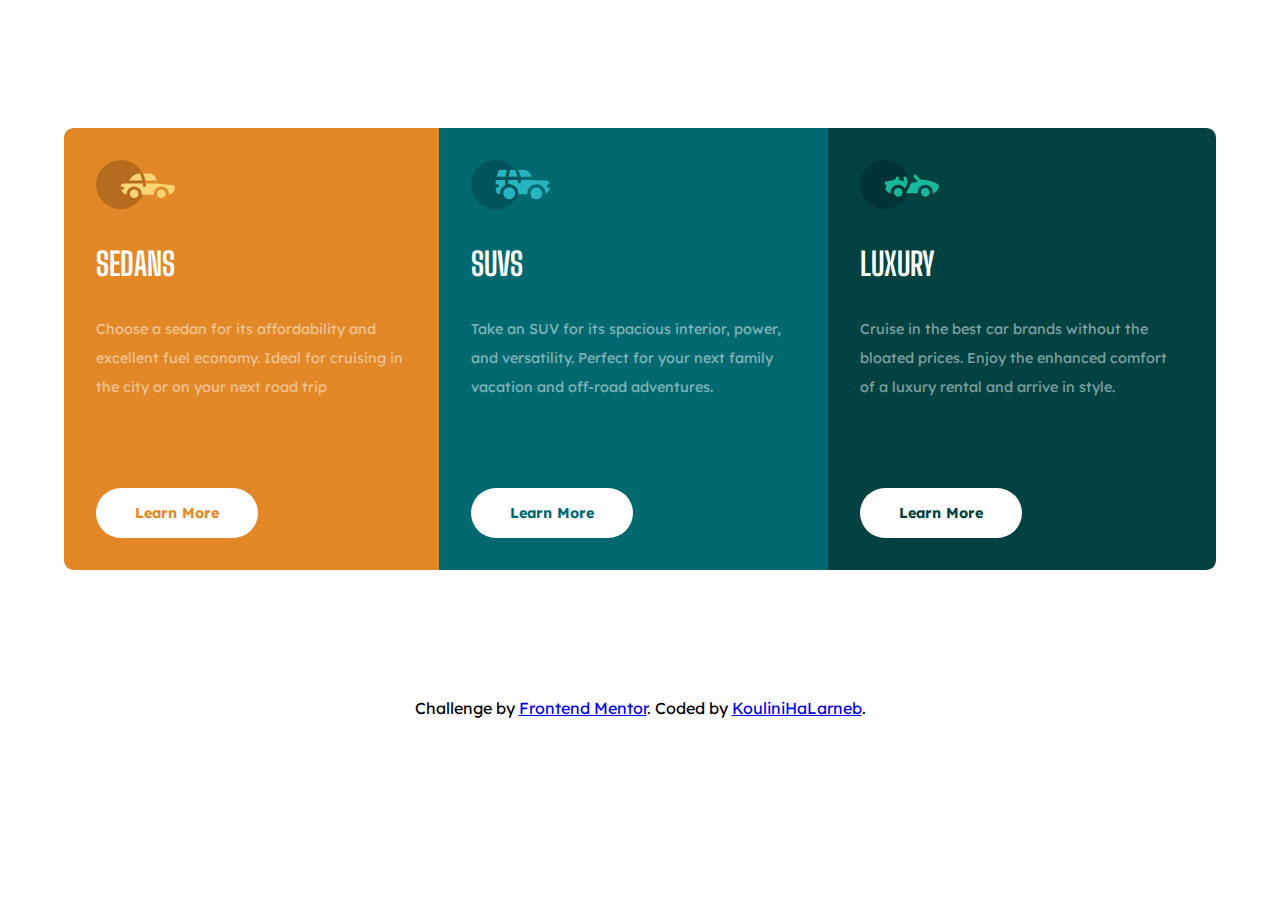
<file: column-preview-card-component-main/index.html>
<!DOCTYPE html>
<html lang="en">
<head>
  <meta charset="UTF-8">
  <link rel="stylesheet" href="style.css">
  <meta name="viewport" content="width=device-width, initial-scale=1.0"> <!-- displays site properly based on user's device -->
  <link href="https://fonts.googleapis.com/css2?family=Big+Shoulders+Display:wght@700&family=Lexend+Deca&display=swap" rel="stylesheet">
  <link rel="icon" type="image/png" sizes="32x32" href="./images/favicon-32x32.png">  
  <title>Frontend Mentor | 3-column preview card component</title>
</head>
<body>
  <div class="main">
    <div class="f">
      <img src="images/icon-sedans.svg">
      <h1>SEDANS</h1>
      <p>Choose a sedan for its affordability and excellent fuel economy. Ideal for cruising in the city 
        or on your next road trip</p>
      <button>Learn More</button>
    </div>
    <div class="s">
      <img src="images/icon-suvs.svg">
      <h1>SUVS</h1>
      <p>Take an SUV for its spacious interior, power, and versatility. Perfect for your next family vacation 
        and off-road adventures.</p>
      <button>Learn More</button>
    </div>
    <div class="t">
      <img src="images/icon-luxury.svg">
      <h1>LUXURY</h1>
      <p>Cruise in the best car brands without the bloated prices. Enjoy the enhanced comfort of a luxury 
      rental and arrive in style.</p>
      <button>Learn More</button>  
      </div>
  </div>
  <div class="attribution">
    Challenge by <a href="https://www.frontendmentor.io?ref=challenge" target="_blank">Frontend Mentor</a>. 
    Coded by <a href="#">KouliniHaLarneb</a>.
  </div>
</body>
</html>
</file>
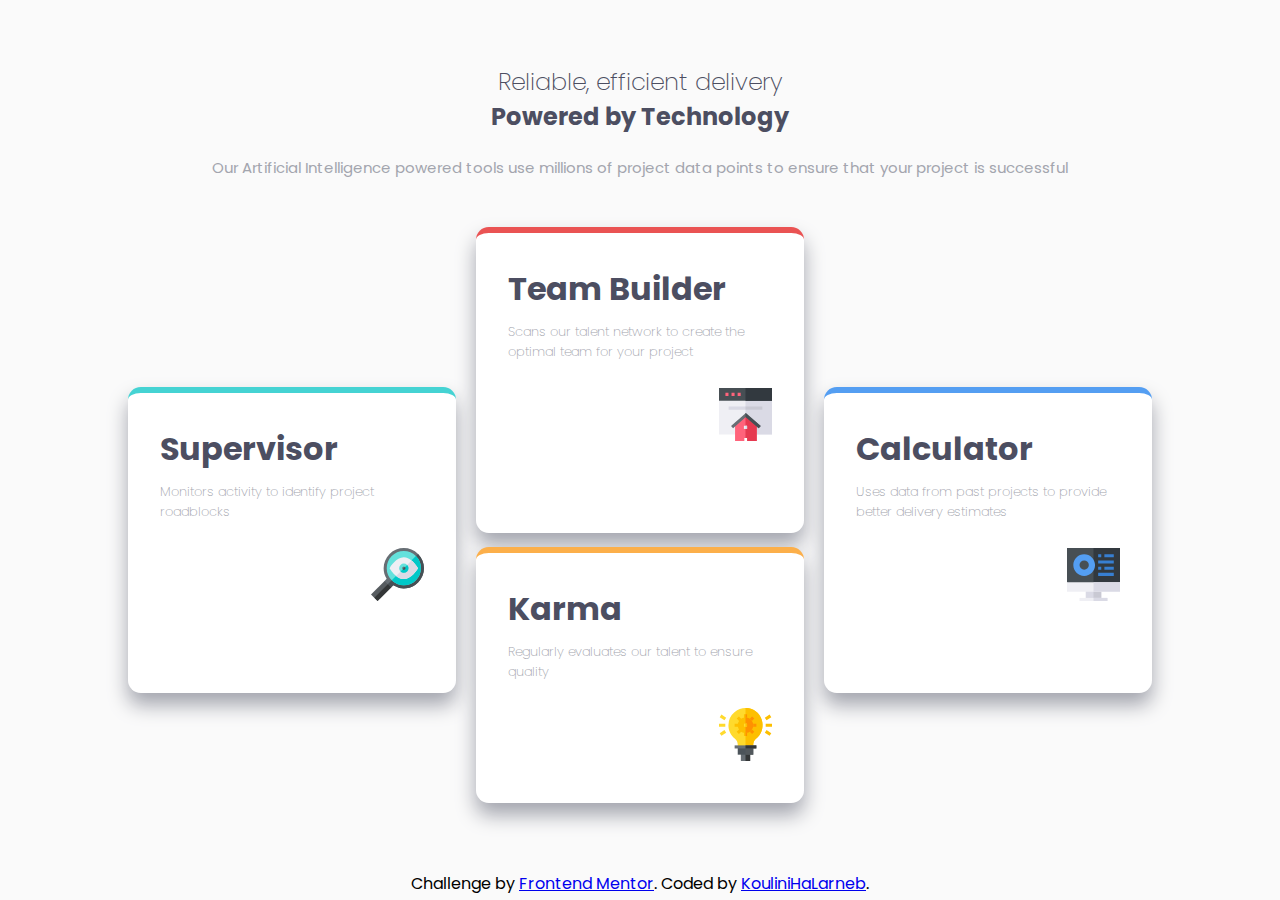
<file: four-card-feature-section-master/index.html>
<!DOCTYPE html>
<html lang="en">
<head>
  <meta charset="UTF-8">
  <link href="https://fonts.googleapis.com/css2?family=Poppins:wght@200;400;600&display=swap" rel="stylesheet">
  <meta name="viewport" content="width=device-width, initial-scale=1.0"> <!-- displays site properly based on user's device -->
  <link rel="stylesheet" href="style.css">
  <link rel="icon" type="image/png" sizes="32x32" href="./images/favicon-32x32.png">
  <title>Frontend Mentor | Four card feature section</title>
</head>
<body>
  <div class="main">
    <div class="txt">
      <h1>Reliable, efficient delivery</h1>
      <h2>Powered by Technology</h2>
      <p>Our Artificial Intelligence powered tools use millions of project data points 
      to ensure that your project is successful
      </p>
    </div>
    <div class="fc">
      <section>
        <h1>Supervisor</h1>
        <p>Monitors activity to identify project roadblocks</p>    
        <img src="images/icon-supervisor.svg">
      </section>
      <section>
        <h1>Team Builder</h1>
        <p>Scans our talent network to create the optimal team for your project</p>
        <img src="images/icon-team-builder.svg">
      </section>
      <section>
        <h1>Karma</h1> 
        <p>Regularly evaluates our talent to ensure quality</p>
        <img src="images/icon-karma.svg">
      </section>
      <section>
        <h1>Calculator</h1>
        <p>Uses data from past projects to provide better delivery estimates</p>
        <img src="images/icon-calculator.svg">
      </section>
    </div>
  </div>
  <footer>
    <p class="attribution">
      Challenge by <a href="https://www.frontendmentor.io?ref=challenge" target="_blank">Frontend Mentor</a>. 
      Coded by <a href="#">KouliniHaLarneb</a>.
    </p>
  </footer>
</body>
</html>
</file>
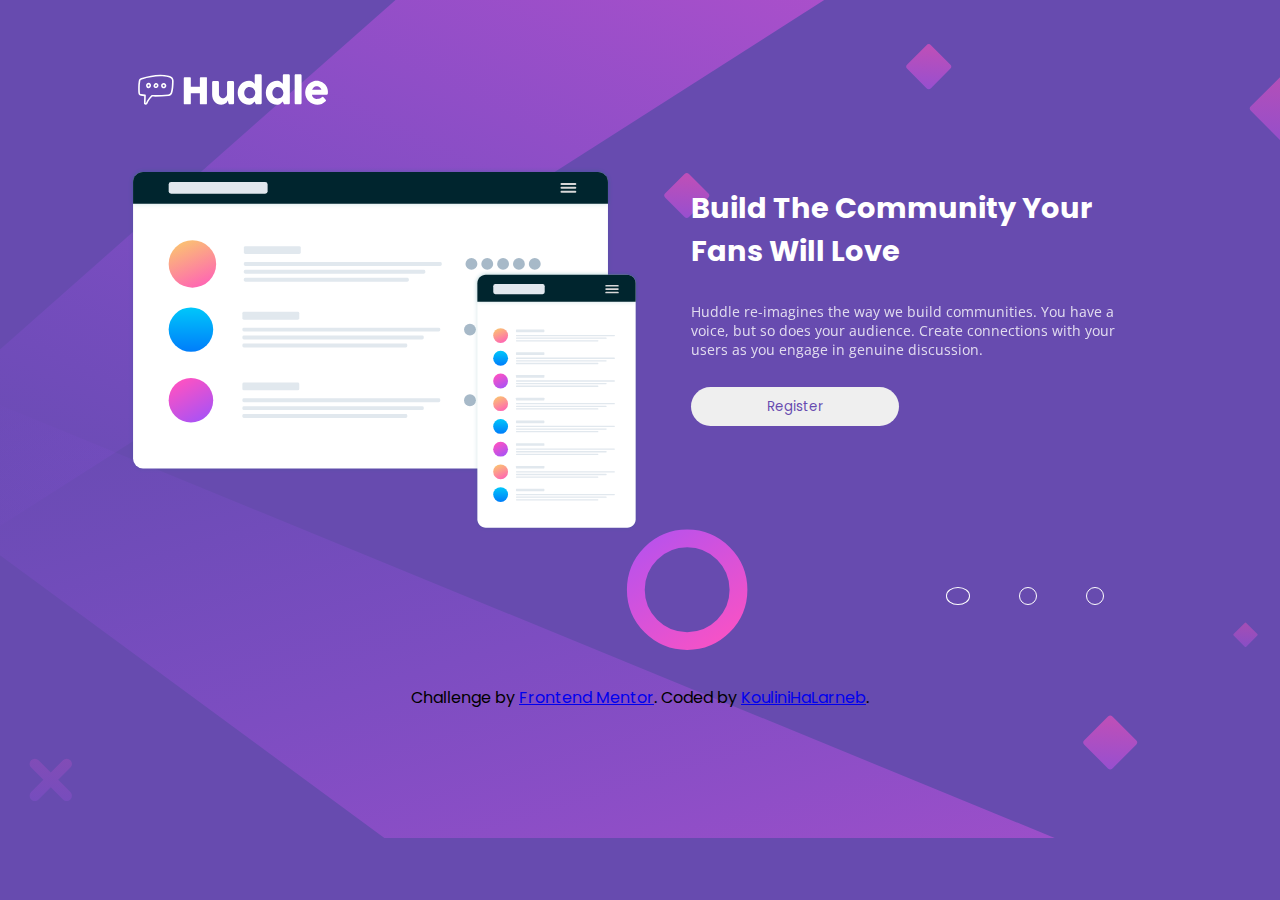
<file: huddle-landing-page-with-single-introductory-section-master/index.html>
<!DOCTYPE html>
<html lang="en">
<head>
  <meta charset="UTF-8">
  <meta name="viewport" content="width=device-width, initial-scale=1.0"> <!-- displays site properly based on user's device -->
  <link href="https://fonts.googleapis.com/css2?family=Open+Sans&family=Poppins:wght@400;600&display=swap" rel="stylesheet">
  <link rel="stylesheet" href="https://cdnjs.cloudflare.com/ajax/libs/font-awesome/6.4.0/css/all.min.css" integrity="sha512-iecdLmaskl7CVkqkXNQ/ZH/XLlvWZOJyj7Yy7tcenmpD1ypASozpmT/E0iPtmFIB46ZmdtAc9eNBvH0H/ZpiBw==" crossorigin="anonymous" referrerpolicy="no-referrer" />
  <link rel="stylesheet" href="style.css">
  <link rel="icon" type="image/png" sizes="32x32" href="./images/favicon-32x32.png">
  <title>Frontend Mentor | Huddle landing page with single introductory section</title>
</head>
<body>
  <div class="content">
    <div class="images">
      <img src="images/logo.svg">
      <img src="images/illustration-mockups.svg">
    </div>
    <div class="rest">
      <h1>Build The Community Your Fans Will Love</h1>
      <p>Huddle re-imagines the way we build communities. You have a voice, but so does your audience. 
      Create connections with your users as you engage in genuine discussion.</p>
      <button>Register</button>
      <div class="sm">
        <i class="fa-brands fa-facebook-f"></i>
        <i class="fa-brands fa-twitter"></i>
        <i class="fa-brands fa-instagram"></i>
      </div>
    </div>
  </div>
  <footer>
    <p class="attribution">
      Challenge by <a href="https://www.frontendmentor.io?ref=challenge" target="_blank">Frontend Mentor</a>. 
      Coded by <a href="#">KouliniHaLarneb</a>.
    </p>
  </footer>
</body>
</html>
</file>
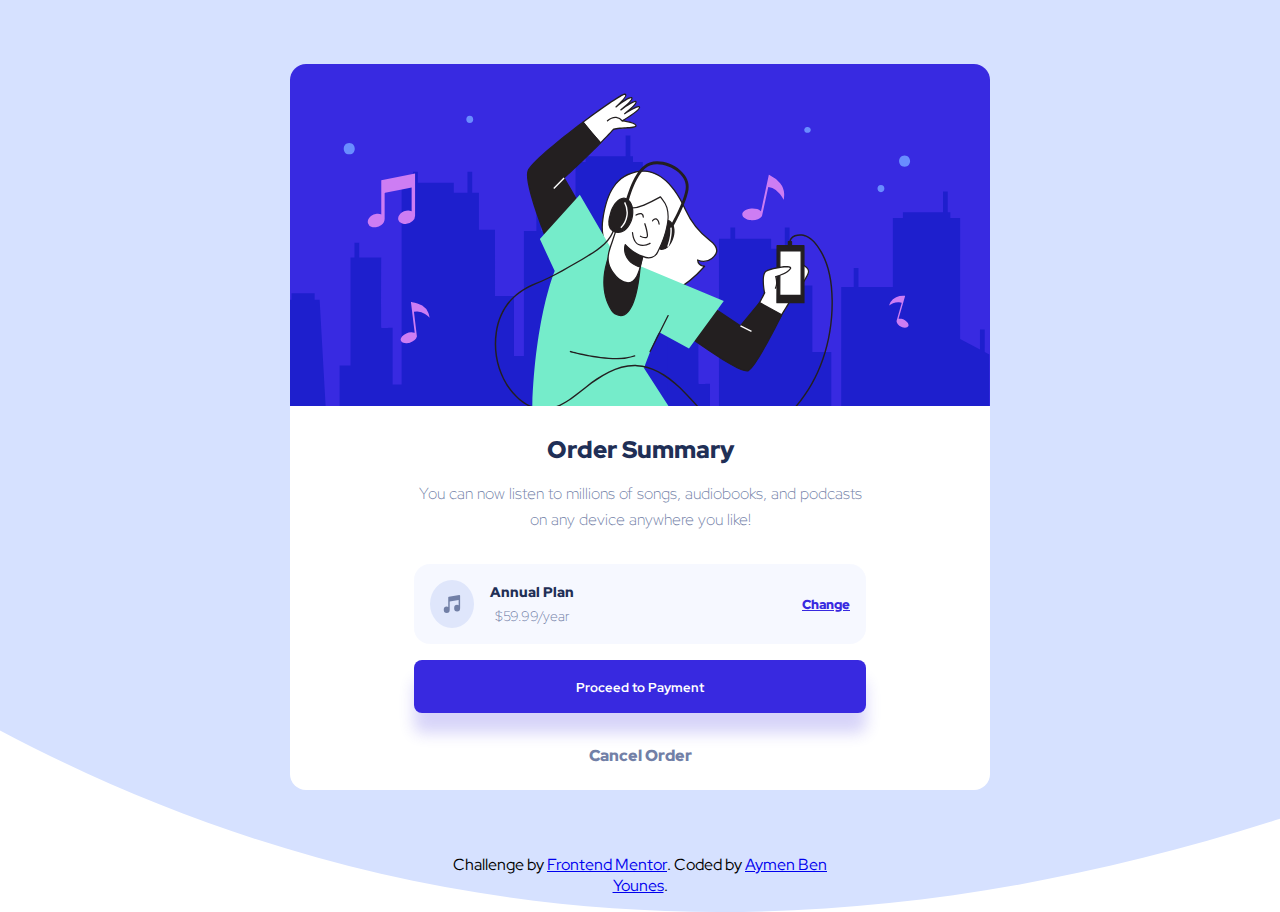
<file: order-summary/index.html>
<!DOCTYPE html>
<html lang="en">
<head>
  <meta charset="UTF-8">
  <meta name="viewport" content="width=device-width, initial-scale=1.0"> <!-- displays site properly based on user's device -->
  <link rel="stylesheet" href="style.css">
  <link href="https://fonts.googleapis.com/css2?family=Red+Hat+Display:wght@500;700;900&display=swap" rel="stylesheet">
  <link rel="icon" type="image/png" sizes="32x32" href="./images/favicon-32x32.png">
  <title>Frontend Mentor | Order summary card</title>
</head>
<body>
  <div class="mcontainer">
    <img src="images/illustration-hero.svg">
    <div class="container">
      <h1>Order Summary</h1>
      <p>You can now listen to millions of songs, audiobooks, and podcasts on any 
        device anywhere you like!</p>
      <div class="price">
        <div class="p1">
          <img src="images/icon-music.svg">
          <div class="p">
            <span>Annual Plan</span>
            <span>$59.99/year</span>
          </div>
        </div>
        <button>Change</button>
      </div>
      <div class="buttons">
        <button>Proceed to Payment</button>
        <button>Cancel Order</button> 
      </div>  
    </div>
  </div>
  <div class="attribution">
    Challenge by <a href="https://www.frontendmentor.io?ref=challenge" target="_blank">Frontend Mentor</a>. 
    Coded by <a href="#">Aymen Ben Younes</a>.
  </div>
</body>
</html>
</file>
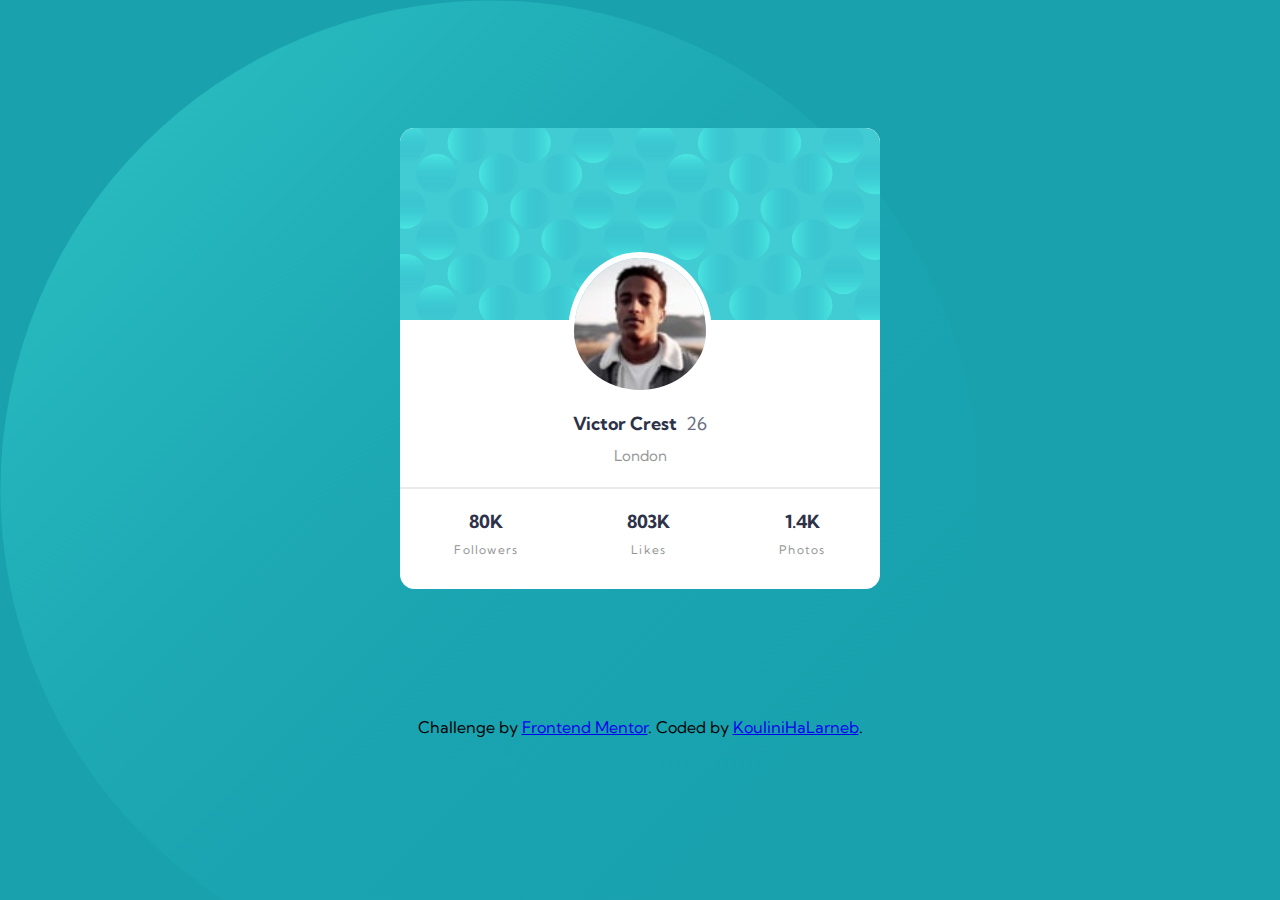
<file: profile-card-component-main/index.html>
<!DOCTYPE html>
<html lang="en">
<head>
  <meta charset="UTF-8">
  <meta name="viewport" content="width=device-width, initial-scale=1.0"> 
  <link rel="icon" type="image/png" sizes="32x32" href="./images/favicon-32x32.png">
  <link href="https://fonts.googleapis.com/css2?family=Kumbh+Sans:wght@400;700&display=swap" rel="stylesheet">
  <link rel="stylesheet" href="style.css">
  <title>Frontend Mentor | Profile card component</title>
</head>
<body>
  <div class="main">
    <img src="images/bg-pattern-card.svg">
    <div class="info">
      <img src="images/image-victor.jpg">
      <h1>Victor Crest<span>26</span></h1>
      <h3>London</h3>
    </div>
    <hr>
    <div class="stats">
      <div class="f">
        <h2>80K</h2>
        <span>Followers</span>
      </div>
      <div class="l"> 
        <h2>803K</h2>
        <span>Likes</span>
      </div>
      <div class="p">
        <h2>1.4K</h2>
        <span>Photos</span>
      </div>
    </div>
  </div>
  <div class="attribution">
    Challenge by <a href="https://www.frontendmentor.io?ref=challenge" target="_blank">Frontend Mentor</a>. 
    Coded by <a href="#">KouliniHaLarneb</a>.
  </div>
</body>
</html>
</file>
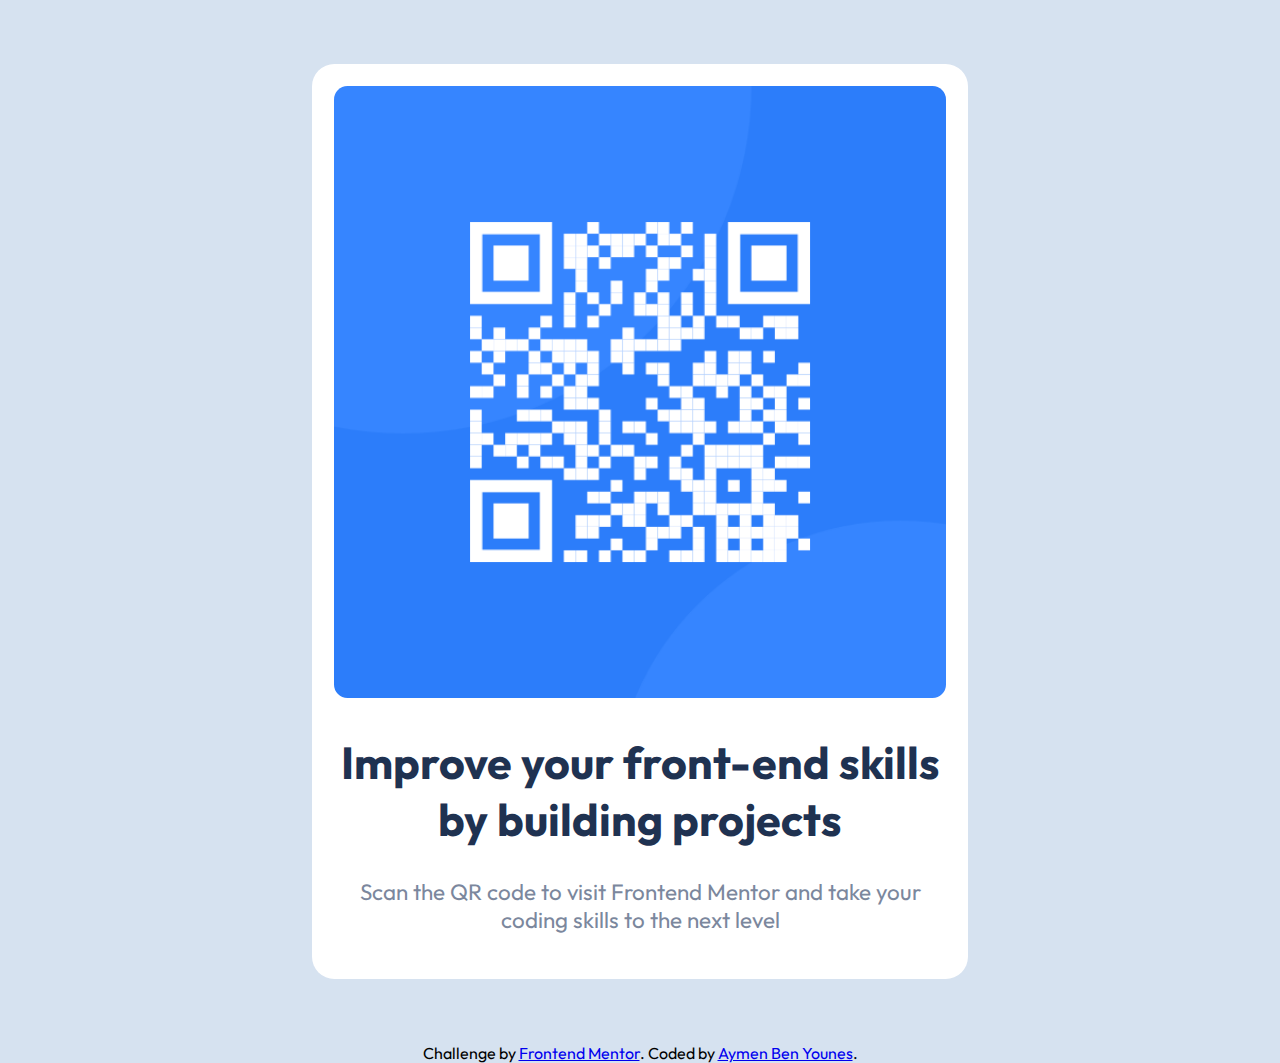
<file: Qr-Code/index.html>
<!DOCTYPE html>
<html lang="en">
<head>
  <meta charset="UTF-8">
  <meta name="viewport" content="width=device-width, initial-scale=1.0"> <!-- displays site properly based on user's device -->
  <link rel="stylesheet" href="style.css">
  <link rel="icon" type="image/png" sizes="32x32" href="./images/favicon-32x32.png">
  <title>Frontend Mentor | QR code component</title>
  <link href="https://fonts.googleapis.com/css2?family=Fraunces:opsz,wght@9..144,700&family=Montserrat:wght@500;700&family=Outfit:wght@400;700&family=Roboto:wght@300&display=swap" rel="stylesheet">
</head>
<body>
  <div class="container">
    <img src="images/image-qr-code.png">
    <h1>Improve your front-end skills by building projects</h1>
    <p>Scan the QR code to visit Frontend Mentor and take your coding skills to the next level</p>
  </div>

  <div class="attribution">
    Challenge by <a href="https://www.frontendmentor.io?ref=challenge" target="_blank">Frontend Mentor</a>. 
    Coded by <a href="#">Aymen Ben Younes</a>.
  </div>
</body>
</html>
</file>
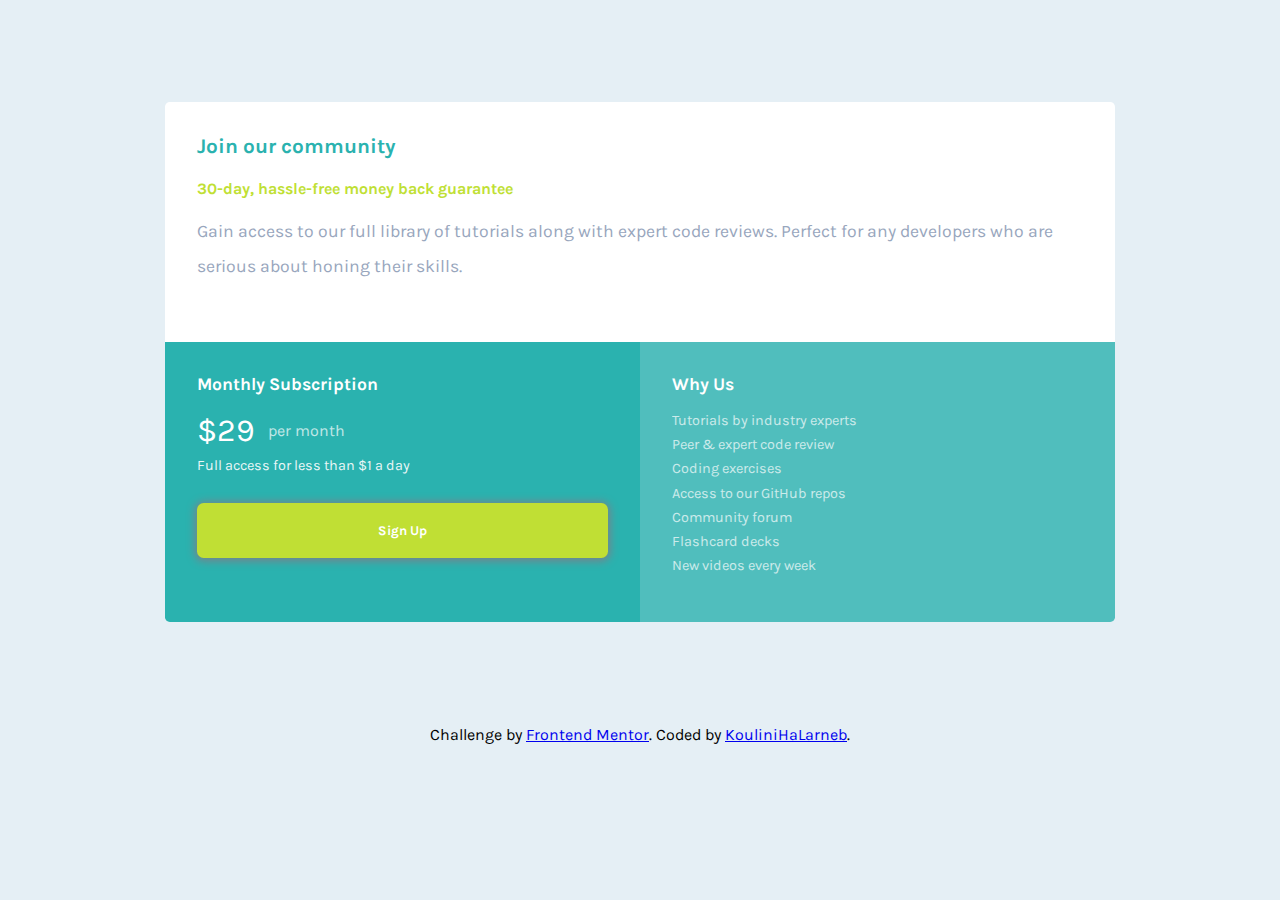
<file: single-price-grid-component-master/index.html>
<!DOCTYPE html>
<html lang="en">
<head>
  <meta charset="UTF-8">
  <meta name="viewport" content="width=device-width, initial-scale=1.0"> <!-- displays site properly based on user's device -->
  <link rel="stylesheet" href="style.css">
  <link href="https://fonts.googleapis.com/css2?family=Karla:wght@400;700&display=swap" rel="stylesheet">
  <link rel="icon" type="image/png" sizes="32x32" href="./images/favicon-32x32.png">
  <title>Frontend Mentor | Single Price Grid Component</title>
<body>
  <div class="main">
    <div class="s1">
      <h1>Join our community</h1>
      <h2>30-day, hassle-free money back guarantee</h2>
      <p>Gain access to our full library of tutorials along with expert code reviews. 
        Perfect for any developers who are serious about honing their skills.</p>
    </div>
    <div class="s2">
      <h1>Monthly Subscription</h1>
      <div class="p">
        <span>&dollar;29</span><span>per month</span>
      </div>
      <p>Full access for less than &dollar;1 a day</p>
      <button>Sign Up</button>
    </div>
    <div class="s3">
      <h1>Why Us</h1>
      <ul>
        <li>Tutorials by industry experts</li>
        <li>Peer &amp; expert code review</li>
        <li>Coding exercises</li>
        <li>Access to our GitHub repos</li>
        <li>Community forum</li>
        <li>Flashcard decks</li>
        <li>New videos every week</li>
      </ul>
    </div>
  </div>
  <footer>
    <p class="attribution">
      Challenge by <a href="https://www.frontendmentor.io?ref=challenge" target="_blank">Frontend Mentor</a>. 
      Coded by <a href="#">KouliniHaLarneb</a>.
    </p>
  </footer>
</body>
</html>
</file>
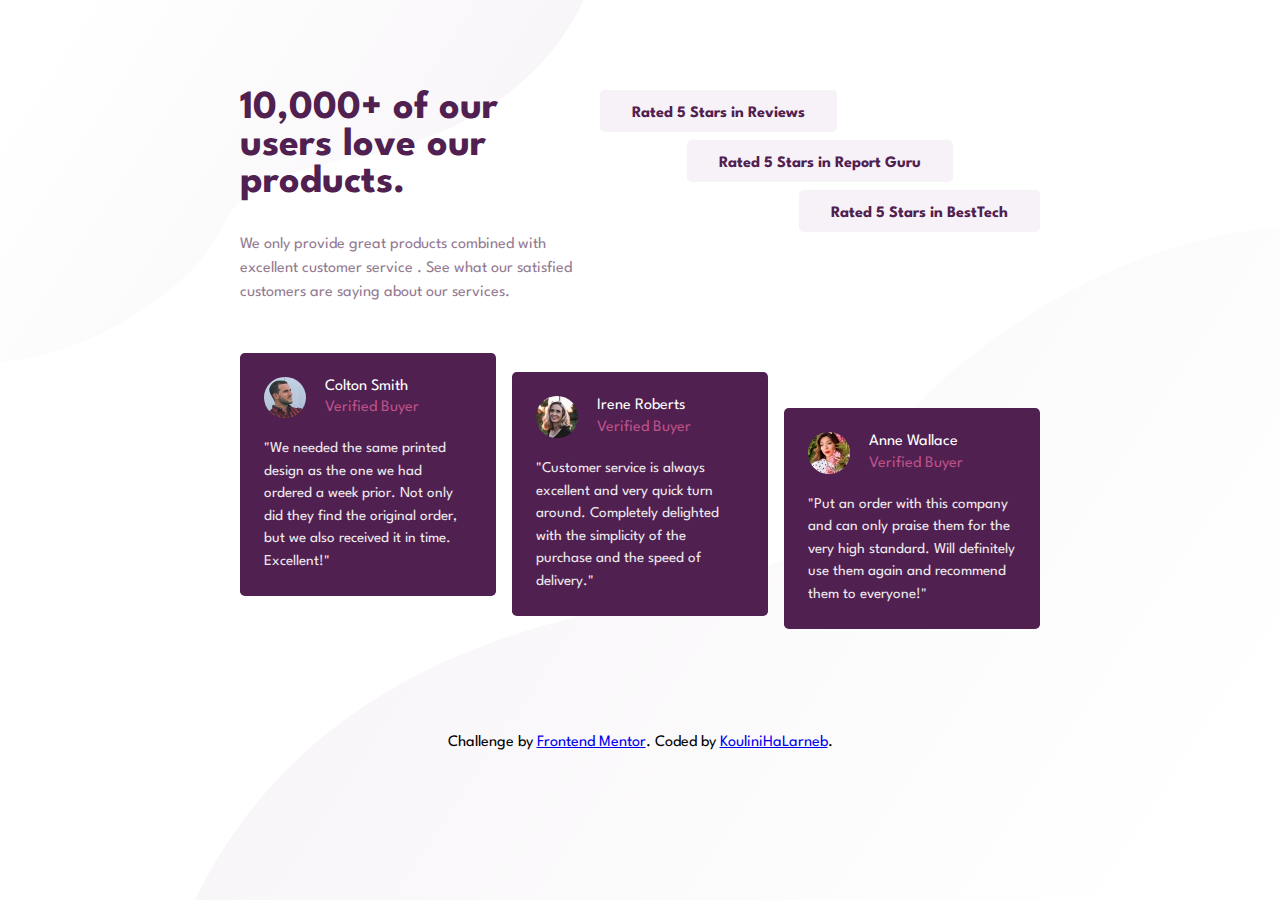
<file: social-proof-section-master/index.html>
<!DOCTYPE html>
<html lang="en">
<head>
  <meta charset="UTF-8" />
  <meta name="viewport" content="width=device-width, initial-scale=1.0" />
  <link href="https://fonts.googleapis.com/css2?family=League+Spartan:wght@400;500;700&display=swap" rel="stylesheet">
  <link rel="stylesheet" href="https://cdnjs.cloudflare.com/ajax/libs/font-awesome/6.4.0/css/all.min.css" integrity="sha512-iecdLmaskl7CVkqkXNQ/ZH/XLlvWZOJyj7Yy7tcenmpD1ypASozpmT/E0iPtmFIB46ZmdtAc9eNBvH0H/ZpiBw==" crossorigin="anonymous" referrerpolicy="no-referrer" />
  <link rel="stylesheet" href="style.css">
  <link rel="icon" type="image/png" sizes="32x32" href="./images/favicon-32x32.png"/>
  <title>Frontend Mentor | Social proof section</title>
</head>
<body>
  <div class="main">
    <div class="upper">
      <div class="txt">
        <h1>10,000+ of our users love our products.</h1>
        <p>We only provide great products combined with excellent customer service . See what our satisfied customers are saying about our services.</p>
      </div>
      <div class="rev">
        <section>
          <div id="r">
            <i class="fa-solid fa-star"></i>
            <i class="fa-solid fa-star"></i>
            <i class="fa-solid fa-star"></i>
            <i class="fa-solid fa-star"></i>
            <i class="fa-solid fa-star"></i>
          </div>
          <span>Rated 5 Stars in Reviews</span>
        </section>
        <section>
          <div id="r">
            <i class="fa-solid fa-star"></i>
            <i class="fa-solid fa-star"></i>
            <i class="fa-solid fa-star"></i>
            <i class="fa-solid fa-star"></i>
            <i class="fa-solid fa-star"></i>
          </div>
          <span>Rated 5 Stars in Report Guru</span>
        </section>
        <section>
          <div id="r">
            <i class="fa-solid fa-star"></i>
            <i class="fa-solid fa-star"></i>
            <i class="fa-solid fa-star"></i>
            <i class="fa-solid fa-star"></i>
            <i class="fa-solid fa-star"></i>
          </div>
          <span>Rated 5 Stars in BestTech</span>
        </section>  
      </div>
    </div>
    <div class="lower">
      <section>
        <div class="prof">
          <img src="images/image-colton.jpg">
          <div class="info">
            <span>Colton Smith</span> 
            <span>Verified Buyer</span> 
          </div>
        </div>
        <p>
          "We needed the same printed design as the one we had ordered a week prior.
          Not only did they find the original order, but we also received it in time.
          Excellent!"
        </p>
      </section>
      <section>
        <div class="prof">
          <img src="images/image-irene.jpg">
          <div class="info">
            <span>Irene Roberts</span> 
            <span>Verified Buyer</span> 
          </div>
        </div>
        <p>
          "Customer service is always excellent and very quick turn around. Completely
          delighted with the simplicity of the purchase and the speed of delivery."
        </p> 
      </section>
      <section>
        <div class="prof">
          <img src="images/image-anne.jpg">
          <div class="info">
            <span>Anne Wallace</span> 
            <span>Verified Buyer</span> 
          </div>
        </div>
        <p>
          "Put an order with this company and can only praise them for the very high
          standard. Will definitely use them again and recommend them to everyone!"
        </p>   
      </section>
    </div>
  </div>
  <div class="attribution">
      Challenge by
      <a href="https://www.frontendmentor.io?ref=challenge" target="_blank"
        >Frontend Mentor</a
      >. Coded by <a href="#">KouliniHaLarneb</a>.
  </div>
</body>
</html>
</file>
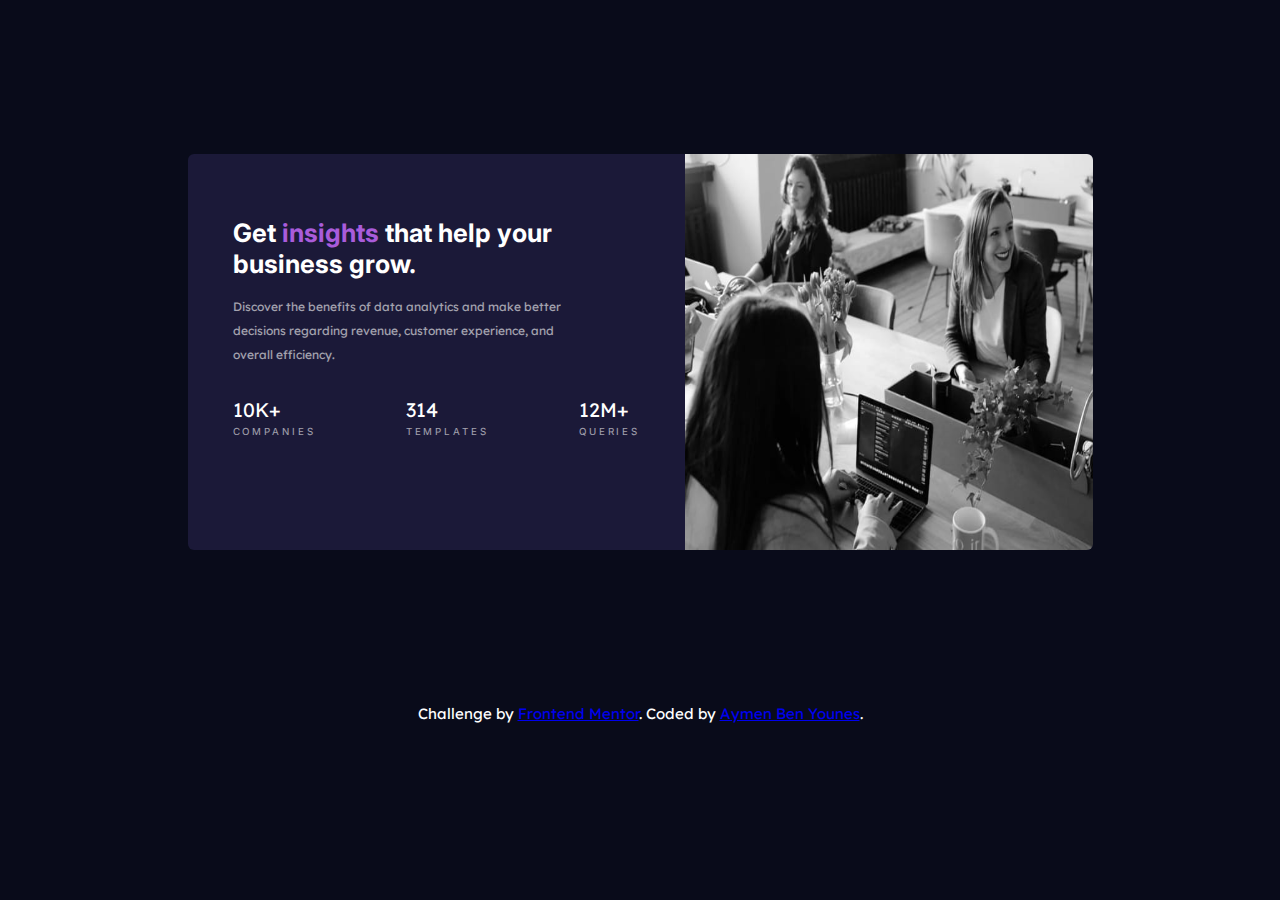
<file: stats/index.html>
<!DOCTYPE html>
<html lang="en">
<head>
  <meta charset="UTF-8">
  <meta name="viewport" content="width=device-width, initial-scale=1.0"> <!-- displays site properly based on user's device -->
  <link rel="stylesheet" href="style.css">
  <link rel="icon" type="image/png" sizes="32x32" href="./images/favicon-32x32.png">
  <link href="https://fonts.googleapis.com/css2?family=Inter:wght@400;700&family=Lexend+Deca&display=swap" rel="stylesheet">
  <title>Frontend Mentor | Stats preview card component</title>
</head>
<body>
  <div class="container">
    <img src="images/image-header-mobile.jpg">
    <div class="minic">
      <h1>Get <span style="color:hsl(277, 64%, 61%)">insights</span> that help your business grow.</h1>
      <p>Discover the benefits of data analytics and make better decisions regarding revenue, customer 
      experience, and overall efficiency.</p>
      <div class="stats">
        <ul>
          <li id="f"><span>10k+</span><span>companies</span></li>
          <li id="f"><span>314</span><span>templates</span></li>
          <li id="f"><span>12M+</span><span>queries</span></li>
        </ul>    
      </div>
    </div>
  </div>
  <div class="attribution">
    Challenge by <a href="https://www.frontendmentor.io?ref=challenge" target="_blank">Frontend Mentor</a>. 
    Coded by <a href="https://www.frontendmentor.io/profile/AymenBenYounes001">Aymen Ben Younes</a>.
  </div>
</body>
</html>
</file>
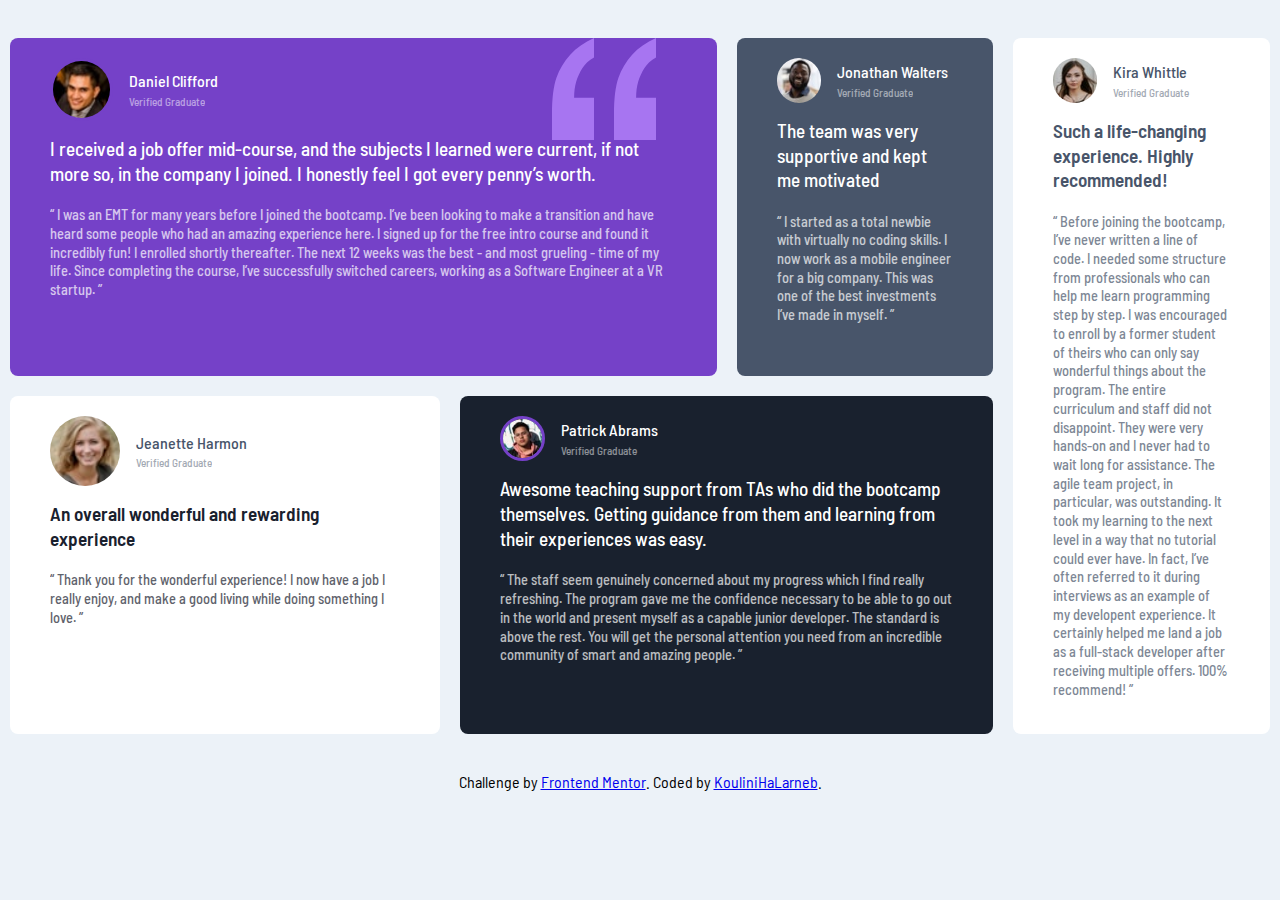
<file: testimonials-grid-section-main/index.html>
<!DOCTYPE html>
<html lang="en">
<head>
  <meta charset="UTF-8">
  <meta name="viewport" content="width=device-width, initial-scale=1.0"> <!-- displays site properly based on user's device -->
  <link rel="stylesheet" href="style.css">
  <link href="https://fonts.googleapis.com/css2?family=Barlow+Semi+Condensed:wght@500;600&display=swap" rel="stylesheet">
  <link rel="icon" type="image/png" sizes="32x32" href="./images/favicon-32x32.png">
  <title>Frontend Mentor | [Challenge Name Here]</title>
</head>
<body>
  <div class="main">
    <div class="f">
      <div class="prof">
        <img src="images/image-daniel.jpg">
        <div class="txt">
          <h2>Daniel Clifford</h2>
          <h3>Verified Graduate</h3>
        </div>
      </div>
      <p>I received a job offer mid-course, and the subjects I learned were current, if not more so, in the company I joined. I honestly feel I got every penny’s worth.</p>
      <p>“ I was an EMT for many years before I joined the bootcamp. I’ve been looking to make a transition and have heard some people who had an amazing experience here. I signed up for the free intro course and found it incredibly fun! I enrolled shortly thereafter. The next 12 weeks was the best - and most grueling - time of my life. Since completing the course, I’ve successfully switched careers, working as a Software Engineer at a VR startup. ”</p>
    </div>
    <div class="s">
      <div class="prof">
        <img src="images/image-jonathan.jpg">
        <div class="txt">
          <h2>Jonathan Walters</h2>
          <h3>Verified Graduate</h3>
        </div>
      </div>
      <p>The team was very supportive and kept me motivated</p>
      <p>“ I started as a total newbie with virtually no coding skills. I now work as a mobile engineer for a big company. This was one of the best investments I’ve made in myself. ”</p>
    </div>
    <div class="t">
      <div class="prof">
        <img src="images/image-jeanette.jpg">
        <div class="txt">
          <h2>Jeanette Harmon</h2>
          <h3>Verified Graduate</h3>
        </div>
      </div>
      <p>An overall wonderful and rewarding experience</p>
      <p>“ Thank you for the wonderful experience! I now have a job I really enjoy, and make a good living while doing something I love. ”</p>
    </div>
    <div class="fo">
      <div class="prof">
        <img src="images/image-patrick.jpg">
        <div class="txt">
          <h2>Patrick Abrams</h2>
          <h3>Verified Graduate</h3>
        </div>
      </div>
      <p>Awesome teaching support from TAs who did the bootcamp themselves. Getting guidance from them and learning from their experiences was easy.</p>
      <p>“ The staff seem genuinely concerned about my progress which I find really refreshing. The program gave me the confidence necessary to be able to go out in the world and present myself as a capable junior developer. The standard is above the rest. You will get the personal attention you need from an incredible community of smart and amazing people. ”</p>
    </div>
    <div class="fi">
      <div class="prof">
        <img src="images/image-kira.jpg">
        <div class="txt">
          <h2>Kira Whittle</h2>
          <h3>Verified Graduate</h3>
        </div>
      </div>
      <p>Such a life-changing experience. Highly recommended!</p>
      <p>“ Before joining the bootcamp, I’ve never written a line of code. I needed some structure from professionals who can help me learn programming step by step. I was encouraged to enroll by a former student of theirs who can only say wonderful things about the program. The entire curriculum and staff did not disappoint. They were very hands-on and I never had to wait long for assistance. The agile team project, in particular, was outstanding. It took my learning to the next level in a way that no tutorial could ever have. In fact, I’ve often referred to it during interviews as an example of my developent experience. It certainly helped me land a job as a full-stack developer after receiving multiple offers. 100% recommend! ”</p>
    </div>
  </div>
  <div class="attribution">
    Challenge by <a href="https://www.frontendmentor.io?ref=challenge" target="_blank">Frontend Mentor</a>. 
    Coded by <a href="#">KouliniHaLarneb</a>.
  </div>
</body>
</html>
</file>
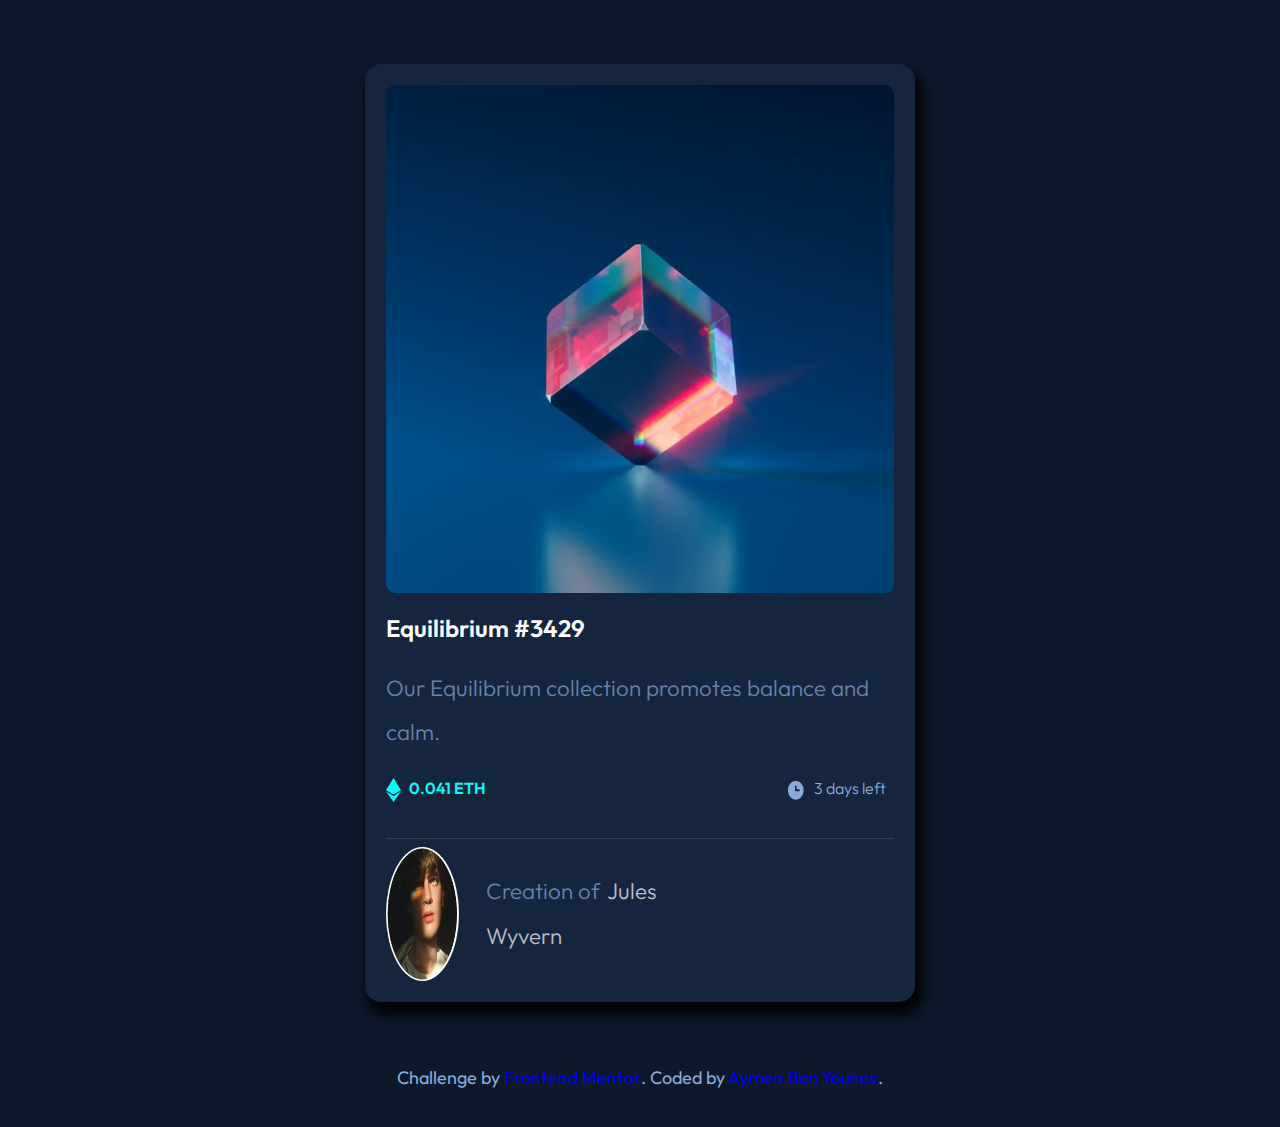
<file: nft/nft.html>
<!DOCTYPE html>
<html lang="en">
<head>
  <meta charset="UTF-8">
  <meta name="viewport" content="width=device-width, initial-scale=1.0"> <!-- displays site properly based on user's device -->
  <link rel="stylesheet" href="style.css">
  <link rel="icon" type="image/png" sizes="32x32" href="./images/favicon-32x32.png">
  <title>Frontend Mentor | NFT preview card component</title>
  <link href="https://fonts.googleapis.com/css2?family=Outfit:wght@300;400;600&display=swap" rel="stylesheet">
</head>
<body>
  <div class="container">
    <div class="card">
      <img src="images/image-equilibrium.jpg">
      <h1>Equilibrium #3429</h1>
      <p>Our Equilibrium collection promotes balance and calm.</p>
      <div class="price">
        <span class="p1"><img src="images/icon-ethereum.svg">0.041 ETH</span>
        <span class="p2"><img src="images/icon-clock.svg">3 days left</span>
      </div>
      <hr>
      <div class="cre">
        <img src="images/image-avatar.png">
        <p><span>Creation of</span><span>Jules Wyvern</span></p>
      </div>
    </div>
  </div>
  <div class="attribution">
    Challenge by <a href="https://www.frontendmentor.io?ref=challenge" target="_blank">Frontend Mentor</a>. 
    Coded by <a href="#">Aymen Ben Younes</a>.
  </div>
</body>
</html>
</file>
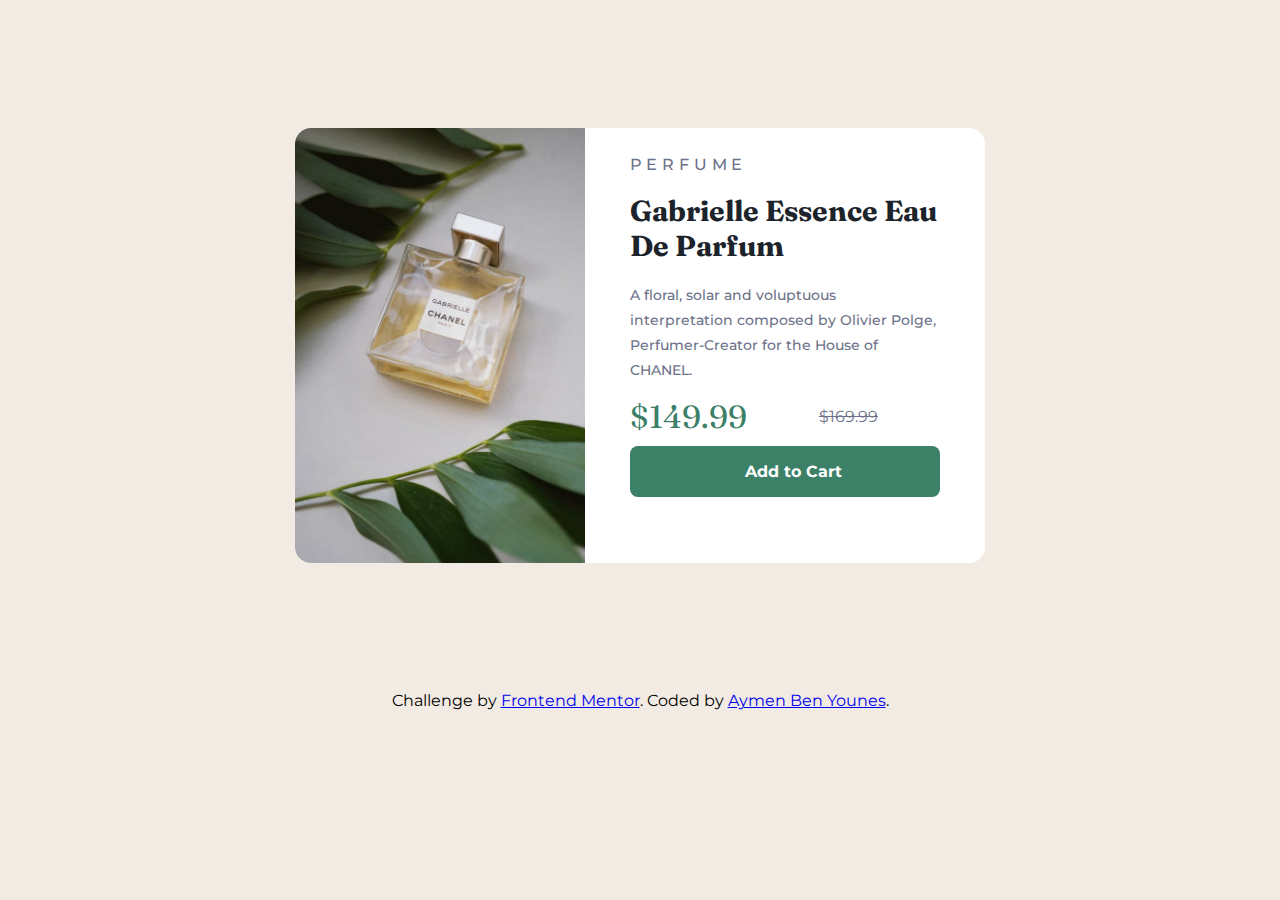
<file: product/p-card.html>
<!DOCTYPE html>
<html lang="en">
<head>
  <meta charset="UTF-8">
  <meta name="viewport" content="width=device-width, initial-scale=1.0"> <!-- displays site properly based on user's device -->
  <link rel="stylesheet" href="Style.css">
  <link rel="icon" type="image/png" sizes="32x32" href="./images/favicon-32x32.png">
  <link href="https://fonts.googleapis.com/css2?family=Fraunces:opsz,wght@9..144,700&family=Montserrat:wght@500;700&display=swap" rel="stylesheet">
  <title>Frontend Mentor | Product preview card component</title>
</head>
<body>
  <div class="container">
    <img src="images/image-product-mobile.jpg">
    <img src="images/image-product-desktop.jpg">
    <div class="mcontainer">
      <h2>PERFUME</h2>
      <h1>Gabrielle Essence Eau De Parfum</h1>
      <p>A floral, solar and voluptuous interpretation composed by Olivier Polge, Perfumer-Creator for the House of CHANEL.</p> 
      <div class="price">
        <span>$149.99</span>
        <span>$169.99</span>
      </div>
      <button class="s">
        <img src="images/icon-cart.svg">Add to Cart
      </button>
    </div>
  </div>
  <div class="attribution">
    Challenge by <a href="https://www.frontendmentor.io?ref=challenge" target="_blank">Frontend Mentor</a>. 
    Coded by <a href="#">Aymen Ben Younes</a>.
  </div>
</body>
</html>
</file>
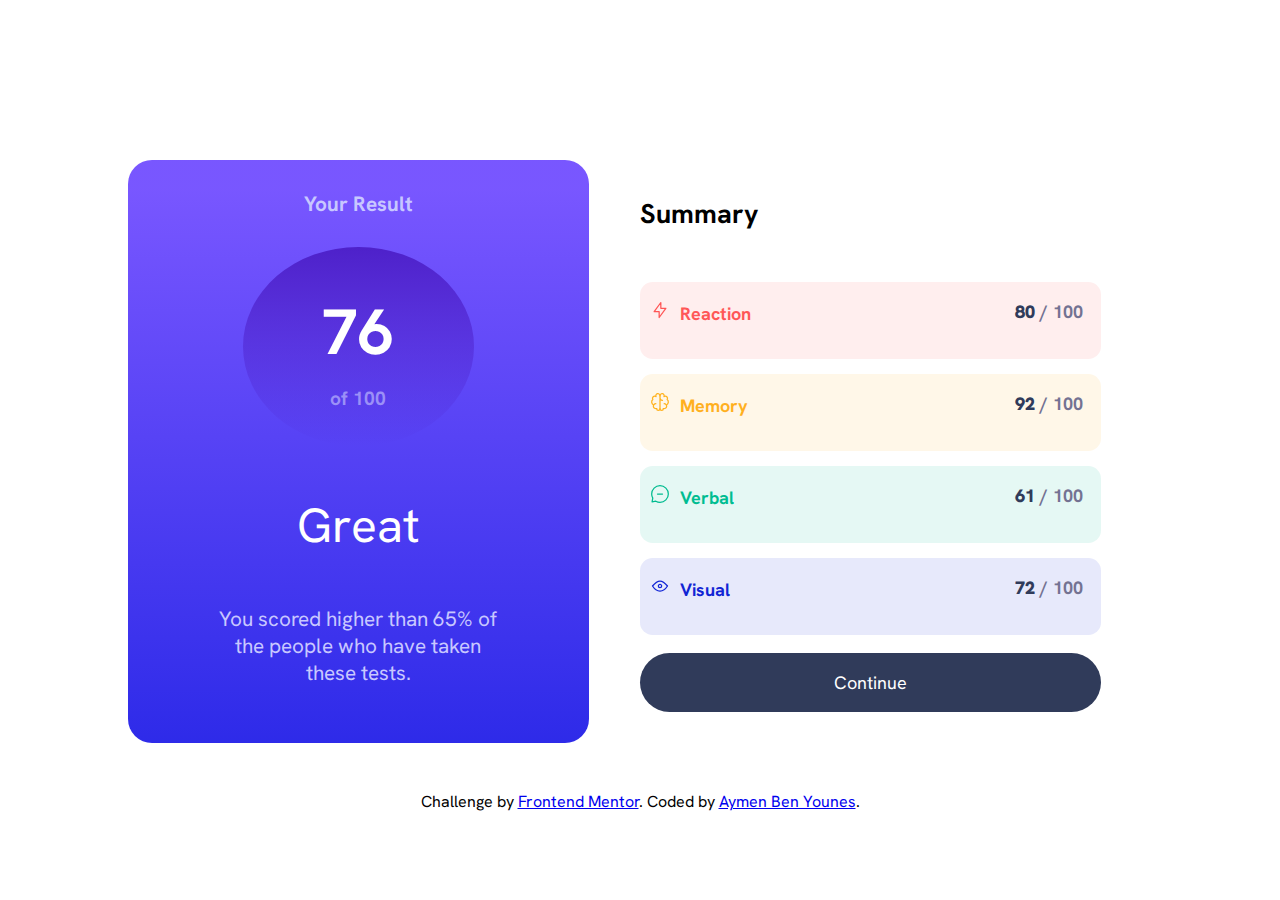
<file: results-summary/ch2.html>
<!DOCTYPE html>
<html lang="en">
<head>
  <meta charset="UTF-8">
  <meta name="viewport" content="width=device-width, initial-scale=1.0"> <!-- displays site properly based on user's device -->
  <link rel="stylesheet" href="style.css">
  <link href="https://fonts.googleapis.com/css2?family=Fraunces:opsz,wght@9..144,700&family=Hanken+Grotesk:wght@500;700;800&family=Montserrat:wght@500;700&family=Outfit:wght@400;700&family=Roboto:wght@300&display=swap" rel="stylesheet">
  <link rel="icon" type="image/png" sizes="32x32" href="./assets/images/favicon-32x32.png">
  <title>Frontend Mentor | Results summary component</title>
</head>
<body>
  <div class="big">
    <div class="container">
      <div class="ca">
        <h1>Your Result</h1>
        <div class="circle">
          <h1>76</h1>
          <h2>of 100</h2>
        </div>
      
        <h3>Great</h3>
        <p>You scored higher than 65% of the people who have taken these tests.</p>
      </div>
    
      <div class="cb">
        <h1>Summary</h1>
        <ul>
          <li><span><img src="assets/images/icon-reaction.svg">Reaction</span><p><b>80</b> / 100</p></li>
          <li><span><img src="assets/images/icon-memory.svg">Memory</span><p><b>92</b> / 100</p></li>
          <li><span><img src="assets/images/icon-verbal.svg"></i>Verbal</span><p><b>61</b> / 100</p></li>
          <li><span><img src="assets/images/icon-visual.svg">Visual</span><p><b>72</b> / 100</p></li>
        </ul>
        <button type="submit">Continue</button>
      </div>
    </div>
  </div>
  <div class="attribution">
    Challenge by <a href="https://www.frontendmentor.io?ref=challenge" target="_blank">Frontend Mentor</a>. 
    Coded by <a href="#">Aymen Ben Younes</a>.
  </div>
</body>
</html>
</file>
<file: column-preview-card-component-main/style.css>
*{
    margin: 0;
    padding: 0;
    box-sizing: border-box;
}
.main{
    width: 90%;
    margin: 10% auto;
    max-width: 460px;
}
.main img{
    width: 20%;
    padding-bottom: 2em;
    max-width: 79px;
}
.main h1{
    color: white;
    font-family: 'Big Shoulders Display';
    padding-bottom: 1em;
    
}
.main p{
    color: white;
    opacity: 0.5;
    font-family: 'Lexend Deca';
    font-size: 0.9em;
    line-height: 2em;
    padding-bottom: 1em;
}
.main button{
    padding: 1.1em 2.7em;
    background-color: white;
    border: 0;
    border-radius: 2em;
    font-family: 'Lexend Deca';
    font-size: 0.9em;
    font-weight: bold;
}
.f{
    padding: 2em;
    background-color: hsl(31, 77%, 52%);
    border-radius: 0.6em 0.6em 0 0;
}
.f button{
    color: hsl(31, 77%, 52%);
}
.f button:active{
    color: white;
    background-color: inherit;
    border: 2px solid white;
}
.s{
    padding: 2em;
    background-color: hsl(184, 100%, 22%);
}
.s button{
    color: hsl(184, 100%, 22%);
}
.s button:active{
    color: white;
    background-color: inherit;
    border: 2px solid white;
}
.t{
    padding: 2em;
    background-color: hsl(179, 100%, 13%);
    border-radius: 0 0 0.6em 0.6em ;
}
.t button{
    color: hsl(179, 100%, 13%);
}
.t button:active{
    color: white;
    background-color: inherit;
    border: 2px solid white;
}
.attribution{
    width: 90%;
    margin: 0 auto;
    text-align: center;
    font-family: 'Lexend Deca';
    padding-bottom: 2em;
}
@media only screen and (min-width:900px){
    .main{
        display: flex;
        width: 90%;
        max-width: 1400px;
    }
    .f{
        padding: 2em;
        background-color: hsl(31, 77%, 52%);
        border-radius: 0.6em 0 0 0.6em;
    }
    .t{
        padding: 2em;
        background-color: hsl(179, 100%, 13%);
        border-radius: 0 0.6em 0.6em 0;
    }
    .main img{
        width: 50%;
        padding-bottom: 2em;
    }
    .main p{
        padding-bottom: 6em;
    }
}
</file>
<file: four-card-feature-section-master/style.css>
*{
    padding: 0;
    margin: 0;
    box-sizing: border-box;
    font-family: 'Poppins';
}
body{
    background-color: hsl(0, 0%, 98%);
}
.main{
    width: 80%;
    margin: 10% auto;
    max-width: 470px;
}
.txt{
    padding-bottom: 3em;
    text-align: center;
}
.txt h1{
    font-size: 1.5em;
    font-weight: 200;
    color: hsl(234, 12%, 34%);
}
.txt h2{
    color: hsl(234, 12%, 34%);
    padding-bottom: 0.9em;
}
.txt p{
    font-size: 15px;
    color: hsl(229, 6%, 66%);
}
.fc section{
    display: flex;
    flex-direction: column;
    background-color: white;
    padding: 2em;
    margin-bottom: 10%;
    border-radius: 0.8em;
    box-shadow: 0px 12px 20px hsl(229, 6%, 66%);
}
.fc section h1{
    color: hsl(234, 12%, 34%);
    padding-bottom: 0.3em;
}
.fc section p{
    font-size: 13px;
    font-weight: 200;
    padding-bottom: 2em;
    color: hsl(229, 6%, 66%);
}
.fc section img{
    align-self: end;
    width: 20%;
}
.fc section:nth-of-type(1){
    border-top: 6px solid hsl(180, 62%, 55%);
}
.fc section:nth-of-type(2){
    border-top: 6px solid hsl(0, 78%, 62%);
}
.fc section:nth-of-type(3){
    border-top: 6px solid hsl(34, 97%, 64%);
}
.fc section:nth-of-type(4){
    border-top: 6px solid hsl(212, 86%, 64%);
}
.attribution{
    text-align: center;
}
@media only screen and (min-width:1000px){
    .main{
        width: 80%;
        margin: 5% auto;
        max-width: 1200px;
    }
    .fc{
        display: grid;
        gap: 10px 20px;
        grid-template-rows: 150px 150px 150px;
        grid-template-columns: 1fr 1fr 1fr;
        grid-auto-flow: dense;
        grid-auto-rows: 100px;
    }
    .fc section{
        display: flex;
        flex-direction: column;
        background-color: white;
        padding: 2em;
        margin-bottom: 1%;
        border-radius: 0.8em;
        box-shadow: 0px 12px 20px hsl(229, 6%, 66%);
    }
    .fc section:nth-of-type(1){
        grid-column: 1;
        grid-row: 2 / 4;
    }
    .fc section:nth-of-type(2){
        grid-column: 2;
		grid-row: 1 / 3;
    }
    .fc section:nth-of-type(3){
        grid-column: 2;
        grid-row: 3 / 5 ;
    }
    .fc section:nth-of-type(4){
        grid-column: 3;
        grid-row: 2 / 4;
    }
}
</file>
<file: huddle-landing-page-with-single-introductory-section-master/style.css>
*{
    padding: 0;
    margin: 0;
    box-sizing: border-box;
}
body{
    background-image: url("images/bg-mobile.svg");
    background-repeat: no-repeat;
    background-color: hsl(257, 40%, 49%);
}
.content{
    width: 80%;
    margin: 10% auto;
    max-width: 475px;
}
.content img:nth-of-type(1){
    width: 40%;
    padding-bottom: 3em;
}
.content img:nth-of-type(2){
    width: 100%;
    padding-bottom: 3em;
}
.content h1{
    color: white;
    text-align: center;
    padding-bottom: 1em;
    font-family: 'Poppins';
    font-size: 1.7em;
}
.content p{
    color: white;
    padding-bottom: 2em;
    width: 87%;
    text-align: center;
    margin: 0 auto;
    font-family: 'Open Sans';
}
.content button{
    width: 65%;
    padding: 0.7em;
    border-radius: 3em;
    border: 0;
    margin-left: 17%;
    margin-bottom: 15%;
    font-family: 'Poppins';
    color: hsl(257, 40%, 49%);
}
.content button:active{
    color: white;
    background-color: hsl(300, 69%, 71%);
}
.sm{
    width: 45%;
    display: flex;
    flex-direction: row;
    justify-content: space-around;
    align-items: center;
    color: white;
    padding-bottom: 1em;
    margin-left: 25%;
}
.sm i{
    border: 1px solid white;
    padding: 0.5em;
    border-radius: 50%;
}
.sm i:nth-of-type(1){
    padding: 0.5em 0.7em;
}
.sm i:active{
    color: hsl(300, 69%, 71%);
    border: 1px solid hsl(300, 69%, 71%);
}
.attribution{
    text-align: center;
    font-family: Poppins;
}
@media only screen and (min-width:900px){
    body{
        background-image: url("images/bg-desktop.svg");
        background-position: center;
        background-size: cover;
    }
    .content{
        margin: 5% auto;
        max-width: 1450px;
        display: flex;
        justify-content: space-between;
    }
    .images{
        width: 50%;
    }
    .rest{
        margin-top: 12%;
        align-self: center;
        width: 45%;
    }
    .content h1{
        text-align: left;
        font-size: 1.8em;
    }
    .content p{
        width: 100%;
        font-size: 0.9em;
        font-weight: 400;
        opacity: 0.8;
        text-align: left;
    }
    .content button{
        width: 45%;
        margin-left: 0%;
    }
    .sm{
        align-self: flex-start;
        width: 45%;
        display: flex;
        flex-direction: row;
        justify-content: space-around;
        align-items: center;
        color: white;
        padding-bottom: 1em;
        margin-left: 25%;
    }
    .sm{
        color: white;
        padding-bottom: 1em;
        margin: 20% 0 0 50%;
    }
    .attribution{
        padding-bottom: 10%;
    }
}
</file>
<file: order-summary/style.css>
*{
    margin: 0;
    padding: 0;
    box-sizing: border-box;
}
body{
    background-image: url(images/pattern-background-mobile.svg);
    background-repeat: no-repeat;
    background-size: cover;
}
.mcontainer{
    width: 90%;
    margin: 15% auto;
    background-color: white;
    border-radius: 1em;
    max-width: 600px;
}
.mcontainer img{
    border-radius: 1em 1em 0 0;
    width: 100%;
}
.container{
    text-align: center;
    margin: 0 auto;
    padding: 1.5em;
    max-width: 500px;
}
.container h1{
    font-family: 'Red Hat Display', sans-serif;
    font-weight: 900;
    font-size: 1.5em;
    color: hsl(223, 47%, 23%);
}
.container p{
    font-size: 16px;
    color: hsl(224, 23%, 55%);
    font-family: 'Red Hat Display', sans-serif;
    font-weight: 300;
    line-height: 1.6em;
    padding: 1em 0 2em 0;
}
.price{
    display: flex;
    flex-direction: row;
    background-color: hsla(225, 100%, 94%,0.3);
    padding: 1em;
    border-radius: 1em;
    justify-content: space-between;
    align-items: center;
}
.price img{
    width: 30%;
}
.price button{
    border-width: 0;
    text-decoration: underline;
    color: hsl(245, 75%, 52%);
    background: none;
    font-family: 'Red Hat Display', sans-serif;
    font-weight: 900;
}
.price button:active{
    color: hsla(245, 75%, 52%,0.7);
    cursor: pointer;
}
.p1{
    display: flex;
}
.p{
    display: flex;
    flex-direction: column;
    line-height: 1.5em;
    padding-left: 1em;
}
.p span:nth-of-type(1){
    color: hsl(223, 47%, 23%);
    font-family: 'Red Hat Display', sans-serif;
    font-weight: 900;
    font-size: 0.9em;
}
.p span:nth-of-type(2){
    color: hsl(224, 23%, 55%);
    font-family: 'Red Hat Display', sans-serif;
    font-weight: 300;
    font-size: 0.9em;
}
.buttons{
    padding-top: 1em;
    display: flex;
    flex-direction: column;
}
.buttons button:nth-of-type(1){
    padding: 1.3em;
    background-color: hsl(245, 75%, 52%);
    color: white;
    border-width: 0;
    border-radius: 0.6em;
    font-family: 'Red Hat Display', sans-serif;
    font-weight: 700;
    box-shadow: 0px 20px 15px hsla(245, 75%, 52%,0.2);
}
.buttons button:nth-of-type(2){
    color: white;
    border-width: 0;
    background: none;
    font-size: 1em;
    color: hsl(224, 23%, 55%);
    font-family: 'Red Hat Display', sans-serif;
    font-weight: 900;
    padding-top: 2em;
}
.buttons button:nth-of-type(1):active{
    background-color: hsla(245, 75%, 52%,0.7);
    cursor: pointer;
}
.buttons button:nth-of-type(2):active{
    color: hsl(223, 47%, 23%);
    cursor: pointer;
}
.attribution{
    width: 70%;
    margin: 0 auto;
    text-align: center;
    font-family: 'Red Hat Display', sans-serif;
    max-width: 390px;
    padding-bottom: 1em;
}
@media only screen and (min-width:1000px){
    body{
        background-image: url(images/pattern-background-desktop.svg);
        background-repeat: no-repeat;
        background-size: cover;
    }
    .mcontainer{
        margin: 5% auto;
        background-color: white;
        border-radius: 1em;
        max-width: 700px;
    }
}
</file>
<file: profile-card-component-main/style.css>
*{
    padding: 0;
    margin: 0;
    box-sizing: border-box;
}
body{
    background: url("images/bg-pattern-bottom.svg");
    background-color: hsl(185, 75%, 39%);
}
.main{
    background-color: white;
    width: 90%;
    margin: 25% auto;
    border-radius: 0.9em;
    max-width: 480px;
    overflow-y: hidden;
}
.main img{
    width: 100%;
    border-radius: 0.9em 0.9em 0 0;
}
.info{
    display: flex;
    flex-direction: column;
    text-align: center;
}
.info img{
    width: 30%;
    border-radius: 50%;
    padding-bottom: 1em;
    border: 6px solid white;
    margin-top: -15%;
    align-self: center;
}
.info h1{
    font-size: 18px;
    font-family: 'Kumbh Sans';
    color: hsl(229, 23%, 23%);
    padding-bottom: 0.6em;
}
.info h1 span{
    margin-left: 0.5em;
    color: hsl(227, 10%, 46%);
    font-weight: 400;
}
.info h3{
    font-size: 15px;
    font-family: 'Kumbh Sans';
    color: hsl(0, 0%, 59%);
    padding-bottom: 1.5em;
    font-weight: 400;
}
hr{
    border: 1px solid hsl(0, 0%, 59%,0.2);
    margin-bottom: 1.3em;
}
.stats{
    display: flex;
    justify-content: space-around;
    align-items: center;
    padding-bottom: 2em;
}
.f,.l,.p{
    display: flex;
    flex-direction: column;
    text-align: center;
}
.stats h2{
    font-size: 18px;
    font-family: 'Kumbh Sans';
    color: hsl(229, 23%, 23%);
    padding-bottom: 0.5em;
}
.stats span{
    font-size: 12px;
    font-family: 'Kumbh Sans';
    color: hsl(0, 0%, 59%);
    letter-spacing: 0.1em;
    font-weight: 400;
}
.attribution{
    text-align: center;
    font-family: 'Kumbh Sans';
    margin-top: -10%;
}
@media only screen and (min-width:1000px) {
    body{
        background: url("images/bg-pattern-bottom.svg");
        background-repeat: no-repeat;
        background-position: cover;
        background-color: hsl(185, 75%, 39%);
    }
    .main{
        background-color: white;
        width: 90%;
        margin: 10% auto;
        border-radius: 0.9em;
        max-width: 480px;
        overflow-y: hidden;
    }
    .attribution{
        text-align: center;
        font-family: 'Kumbh Sans';
        margin-top: 10%;
    }
}
</file>
<file: Qr-Code/style.css>
html,body{
    width: 100%;
    margin: 0;
    padding: 0;
    box-sizing: border-box;
}
body{
    background-color: hsl(212, 45%, 89%);
}
.container{
    background-color: white;
    border-radius: 1em;
    width: 80%;
    max-width: 612px;
    margin: 35% auto;
    padding: 1em;
    font-family: outfit;
    text-align: center;
    font-size: 1em;
}
.container img{
    width: 100%;
    max-width: 600px;
    border-radius: 0.6em;
}
.container h1{
    color: hsl(218, 44%, 22%);
}
.container p{
    color: hsl(220, 15%, 55%);
}
.attribution{
    width: 90%;
    text-align: center;
    font-family: outfit;
    margin-left: 5%;
}
@media screen and (min-width:1000px){
    .container{
        background-color: white;
        border-radius: 1em;
        width: 80%;
        max-width: 612px;
        margin: 5% auto;
        padding: 1em;
        font-family: outfit;
        text-align: center;
        font-size: 1.4em;
    }
    .container img{
        width: 100%;
        max-width: 700px;
        border-radius: 0.6em;
    }
}
</file>
<file: single-price-grid-component-master/style.css>
*{
    padding: 0;
    margin: 0;
    box-sizing: border-box;
    font-family: 'Karla';
}
body{
    background-color: hsl(204, 43%, 93%);
}
.main{
    width: 80%;
    margin: 5% auto;
    max-width: 376px;
}
.s1{
    border-radius: 0.3em 0.3em 0 0;
    background-color: white;
    padding: 2em;
}
.s1 h1{
    color: hsl(179, 62%, 43%);
    font-size: 1.3em;
    padding-bottom: 1em;
}
.s1 h2{
    color: hsl(71, 73%, 54%);
    font-size: 1em;
    padding-bottom: 1em;
}
.s1 p{
    color: hsl(218, 22%, 67%);
    font-size: 0.8em;
    line-height: 2em;
    padding-bottom: 1em;
}
.s2{
    background-color: hsl(179, 62%, 43%);
    padding: 2em;
}
.s2 h1{
    color: white;
    font-size: 1.1em;
    padding-bottom: 1em;
}
.s2 .p{
    display: flex;
    flex-direction: row;
    justify-content: space-between;
    padding-bottom: 0.5em;
    width: 64%;
    max-width: 148px;
}
.s2 span:nth-of-type(1){
    color: white;
    font-size: 2em;
}
.s2 span:nth-of-type(2){
    color: white;
    font-size: 1em;
    align-self: center;
    opacity: 0.7;
}
.s2 p{
    color: white;
    font-size: 0.9em;
    opacity: 0.9;
    padding-bottom: 2em;
}
.s2 button{
    background-color: hsl(71, 73%, 54%);
    padding: 1.5em;
    color: white;
    font-weight: 700;
    width: 100%;
    border: 0;
    border-radius: 0.5em;
    box-shadow: 0px 1px 8px 2px hsl(214, 6%, 51%);
}
.s3{
    background-color: hsla(179, 62%, 43%,0.8);
    padding: 2em;
    border-radius: 0 0 0.3em 0.3em;
}
.s3 h1{
    color: white;
    font-size: 1.1em;
    padding-bottom: 1em;
}
.s3 ul{
    list-style: none;
}
.s3 ul li{
    color: white;
    font-size: 0.9em;
    opacity: 0.7;
    padding-bottom: 0.5em;
}
.attribution{
    text-align: center;
    padding-bottom: 2em;
}
@media only screen and (min-width:950px){
    .main{
        width: 90%;
        margin: 8% auto;
        max-width: 950px;
        display: grid;
        grid-template-columns: 1fr 1fr;
        grid-auto-flow: dense;
        grid-auto-columns: 492px;
        grid-template-rows: 240px 280px;
    }
    .s1{
        grid-column: 1 / 3;
        grid-row: 1;
    }
    .s1 p{
        font-size: 1.1em;
    }
    .s2{
        grid-column: 1;
        grid-row: 2;
        border-radius: 0 0 0 0.3em;
    }
    .s3{
        grid-column: 2;
        grid-row: 2;
        border-radius: 0 0 0.3em 0;
    }
}
</file>
<file: social-proof-section-master/style.css>
*{
    padding: 0;
    margin: 0;
    box-sizing: border-box;
}
body{
    background: url("images/bg-pattern-top-mobile.svg"),url("images/bg-pattern-bottom-mobile.svg");
    background-position: top left,bottom right;
    background-repeat: no-repeat,no-repeat;
}
.main{
    width: 90%;
    margin: 7% auto;
    max-width: 543px;
}
.txt{
    padding-bottom: 2em;
    text-align: center;
}
h1{
    color: hsl(300, 43%, 22%);
    font-family: 'League Spartan';
    padding-bottom: 0.8em;
}
.txt p{
    font-family: 'League Spartan';
    color: hsl(303, 10%, 53%);
    font-weight: 400;
}
.rev{
    text-align: center;
}
section{
    background-color: hsl(300, 24%, 96%);
    border-radius: 0.3em;
    font-family: 'League Spartan';
    font-weight: 700;
}
#r{
    color: orange;
    padding-bottom: 0.5em;
}
.rev section{
    padding: 1em;
    margin-bottom: 1em;
}
section span{
    color: hsl(300, 43%, 22%);
}
.lower section{
    background-color: hsl(300, 43%, 22%);
    padding: 1.5em;
    font-weight: 400;
    margin-bottom: 1em;
}
.prof{
    width: 70%;
    display: flex;
    flex-direction: row;
    padding-bottom: 1.2em;
}
.info{
    margin-left: 1.5em;
    align-self: center;
    display: flex;
    flex-direction: column;
}
.prof img {
    width: 20%;
    border-radius: 50%;
}
.info span:nth-of-type(1){
    color: white;
    margin-bottom: 0.4em;
}
.info span:nth-of-type(2){
    color: hsla(333, 80%, 67%,0.7);
}
.lower section p{
    color: white;
    font-weight: 400;
    font-size: 15px;
    opacity: 0.9;
    line-height: 1.5em;
}
.attribution{
    text-align: center;
    font-family: 'League Spartan';
}
@media only screen and (min-width:1000px){
    html { height: 100% }
    body{
        background: url("images/bg-pattern-top-desktop.svg"),url("images/bg-pattern-bottom-desktop.svg");
        background-position: top left,bottom right;
        background-repeat: no-repeat,no-repeat;
    }
    .main{
        width: 70%;
        max-width: 800px;
        margin: 7% auto;
    }
    .upper{
        display: flex;
        flex-direction: row;
        justify-content: space-between;
        padding-bottom: 1em;
    }
    .txt{
        text-align: left;
        width: 45%;
    }
    .txt p{
        font-family: 'League Spartan';
        color: hsl(303, 10%, 53%);
        font-weight: 400;
        line-height: 1.5em;
    }
    h1{
        width: 80%;
        font-size: 2.5em;
        max-width: 327px;
    }
    .rev{
        width: 55%;
        display: flex;
        flex-direction: column;
    }
    .rev section{
        display: flex;
        align-items: center;
        padding: 1em 2em 0.5em 1em;
        margin-bottom: 0.5em;
    }
    .upper section:nth-of-type(1){
        align-self: start;
    }
    .upper section:nth-of-type(2){
        align-self: center;
    }
    .upper section:nth-of-type(3){
        align-self: end;
    }
    section span{
        margin: 0 0 0.2em 1em;
    }
    .lower{
        display: flex;
        flex-direction: column;
        justify-content: space-between;
        align-items: center;
    }
    .lower section{
        width: 32%;
        padding: 1.5em;
        font-weight: 400;
    }
    .lower section:nth-of-type(1){
        align-self: start;
    }
    .lower section:nth-of-type(2){
        margin-top: -30%;
        align-self: center;
    }
    .lower section:nth-of-type(3){
        margin-top: -28%;
        align-self: end;
    }
    .prof{
        width: 100%;
    }
    .info{
        margin-left: 0.2em;
        align-self: flex-end;
        display: flex;
        flex-direction: column;
    }

}
</file>
<file: stats/style.css>
*{
    margin: 0;
    padding: 0;
    box-sizing: border-box;
}
body{
    background-color: hsl(233, 47%, 7%);
    font-size: 15px;
}
.container{
    width: 85%;
    margin: 12% auto;
    background-color: hsl(244, 38%, 16%);
    border-radius: 0.4em;
    text-align: center;
    max-width: 337px;
}
.container img{
    width: 100%;
    border-radius: 0.4em 0.4em 0 0;
}
.minic{
    width: 70%;
    margin: 7% auto;
}
.minic h1{
    color: white;
    font-family: Inter;
    font-weight: 700;
    font-size: 1.7em;
    max-width: 237px;
}
.minic p{
    padding-top: 1.3em;
    color: white;
    font-family: Lexend Deca;
    opacity: 0.6;
    font-size: 0.8em;
    line-height: 1.6em;
}
.stats ul{
    color: white;
    list-style: none;
    font-family: Lexend Deca;
    padding: 2em 0 2em 0;
    text-transform: uppercase;
}
#f{
    display: flex;
    flex-direction: column;
    padding-bottom: 1em;
    font-size: 1.3em;
}
#f span:nth-of-type(2){
    padding-top: 0.5em;
    font-size: 0.5em;
    font-family: Inter;
    font-weight: 400;
    letter-spacing: 0.3em;
    opacity: 0.6;
}
.attribution{
    text-align: center;
    color: white;
    font-family: Lexend Deca;
    margin-bottom: 3%;
}
@media only screen and (min-width:900px){
    .container{
        background-color: hsl(244, 38%, 16%);
        border-radius: 0.4em;
        text-align: left;
        max-width: 905px;
        display: flex;
        justify-content: space-between;
        flex-direction: row-reverse;
    }
    .minic{
        width: 60%;
        margin: 7% auto;
        padding: 0 3em;
    }
    .container img{
        width: 45%;
        border-radius: 0 0.4em 0.4em 0;
    }
    .minic h1{
        min-width: 400px;
    }
    .minic p{
        max-width: 350px;
        line-height: 2em;
    }
    .stats ul{
        padding-top: 2em;
        display: flex;
        justify-content: space-between;
    }
}
</file>
<file: testimonials-grid-section-main/style.css>
*{
    padding: 0;
    margin: 0;
    box-sizing: border-box;
}
body{
    background-color: hsl(210, 46%, 95%);
    font-family: 'Barlow Semi Condensed';
}
.main{
    width: 85%;
    max-width: 385px;
    margin: 10% auto;
    display: grid;
    grid-template-rows: 1fr;
    gap: 20px
}
.main div:not(.prof,.txt){
    padding: 20px 40px;
    border-radius: 0.5em;
}
.prof{
    display: flex;
    align-items: center;
    padding-bottom: 1em;
}
.txt{
    margin-left: 1em;
}
.main h2{
    color: white;
    font-weight: 500;
    font-size: 1em;
    padding-bottom: 0.3em;
}
.main h3{
    color: white;
    font-size: 0.7em;
    opacity: 0.5;
    font-weight: 500;
}
.main p:nth-of-type(1){
    color: white;
    font-size: 1.2em;
    font-weight: 500;
    line-height: 1.3em;
    padding-bottom: 1em;
}
.main p:nth-of-type(2){
    color: white;
    font-size: 0.9em;
    opacity: 0.7;
    font-weight: 500;
    line-height: 1.3em;
    padding-bottom: 1em;
}
.f{
    background-color: hsl(263, 55%, 52%);
    background-image: url("images/bg-pattern-quotation.svg");
    background-repeat: no-repeat;
    background-position: top right 10%;
}
.prof img{
    width: 20%;
    border-radius: 50%;
}
.f .prof img{
    border: 3px solid hsl(263, 55%, 52%);
}
.s{
    background-color: hsl(217, 19%, 35%);
}
.t{
    background-color: white;
}
.t h2{
    color: hsl(217, 19%, 35%);
}
.t h3{
    color: hsl(217, 19%, 35%);
}
.t p:nth-of-type(1){
    color: hsl(219, 29%, 14%);
    font-weight: 600;
}
.t p:nth-of-type(2){
    color: hsl(219, 29%, 14%);
}
.fo{
    background-color: hsl(219, 29%, 14%);
}
.fo .prof img{
    border: 3px solid hsl(263, 55%, 52%);
}
.fi{
    background-color: white;
}
.fi h2{
    color: hsl(217, 19%, 35%);
}
.fi h3{
    color: hsl(217, 19%, 35%);
}
.fi p:nth-of-type(1){
    color: hsl(217, 19%, 35%);
    font-weight: 600;
}
.fi p:nth-of-type(2){
    color: hsl(217, 19%, 35%);
}
.attribution{
    text-align: center;
    padding-bottom: 1em;
}
@media only screen and (min-width:950px){
    .main{
        width: 100%;
        max-width: 1260px;
        margin: 3% auto;
        display: grid;
        grid-template-columns: 1fr 1fr 1fr 1fr;
        grid-template-rows: 1fr 1fr;
        grid-auto-columns: 300px;
        grid-auto-rows: 200px;
        grid-auto-flow: dense;
        gap: 20px
    }
    .f{
        grid-row: 1;
        grid-column: span 2;
    }
    .f .prof img{
        width: 10%;
    }
    .s .prof img{
        min-width: 44px;
        width: 25%;
    }
    .fo .prof img{
        min-width: 44px;
        width: 10%;
    }
    .t{
        grid-column: 1;
        grid-row: 2;
    }
    .t .prof{
        width: 350px;
    }
    .fo{
        grid-row: 2;
        grid-column: span 2;
    }
    .fi{
        grid-column:4;
        grid-row: span 2;
    }
    .fi .prof img{
        width: 25%;
        min-width: 44px;
    }
}
</file>
<file: nft/style.css>
body{
    margin: 0;
    padding: 0;
    box-sizing: border-box;
    background-color: hsl(217, 54%, 11%);
}
.container{
    width: 90%;
    margin: 20% auto;
    background-color: hsl(216, 50%, 16%);
    border-radius: 1em;
    box-shadow: 5px 10px 15px 2px black;
}
.card{
    padding: 1.3em;
}
.card img{
    width: 100%;
    border-radius: 0.6em;
}
.card img:active{
    color: hsl(178, 100%, 50%);
    cursor:pointer;
}
.card h1{
    color: white;
    font-family: 'Outfit';
    font-weight: 600;
    font-size: 1.5em;
}
.card h1:active{
    cursor:pointer;
    color: hsl(178, 100%, 50%);
}
.card p{
    font-size: 18px;
    color: hsl(215, 51%, 70%);
    font-family: 'Outfit';
    font-weight: 300;
    line-height: 2em;
    opacity: 0.7;
}
.price{
    display: flex;
    flex-direction: row;
    justify-content: space-between;
    width: 100%;
    max-width: 500px;
}
.price span{
    display: flex;
    width: 32%;
    max-width: 100px;
    justify-content: space-between;
}
.price .p1{
    color: hsl(178, 100%, 50%);
    font-family: 'Outfit';
    font-weight: 600;
}
.price .p2{
    color: hsl(215, 51%, 70%);
    font-family: 'Outfit';
    font-weight: 300;
}
.price .p1 img{
    width: 15%;
}
.price .p2 img{
    width: 20%;
}
hr{
    margin-top: 7%;
    border-top: solid 1px hsl(215, 32%, 27%);
    border-bottom: 0;
    border-right: 0;
    border-left: 0;
}
.cre{
    display: flex;
    flex-direction: row;
    justify-content: space-between;
    width: 100%;
    max-width: 320px;
}
.cre img{
    width: 20%;
    max-width: 100px;
    padding: 0.1em;
    background-color: white;
    border-radius: 50%;
}
.cre p{
    margin-left: 3%;
    font-size: 1em;
    width: 75%;
    max-width: 250px;
}
.cre p span:nth-of-type(2){
    margin-left: 3%;
    color: white;
}
.cre p span:nth-of-type(2):active{
    cursor:pointer;
    color: hsl(178, 100%, 50%);
}
.attribution{
    text-align: center;
    font-family: 'Outfit';
    font-weight: 400;
    width: 90%;
    margin: -5% auto;
    font-size: 18px;
    color: hsl(215, 51%, 70%);
    margin: 0 auto 3% auto;
}
@media only screen and (min-width:900px) {
    .container{
        width: 50%;
        max-width: 550px;
        margin: 5% auto;
        background-color: hsl(216, 50%, 16%);
        border-radius: 1em;
        box-shadow: 5px 10px 15px 2px black;
    }
    .attribution{
        font-size: 18px;
        color: hsl(215, 51%, 70%);
        margin: 0 auto 3% auto;
    }
    .cre p{
        margin-left: 3%;
        font-size: 1.4em;
        width: 75%;
        max-width: 250px;
    }
    .cre{
        display: flex;
        flex-direction: row;
        justify-content: space-between;
        width: 100%;
        max-width: 350px;
    }
    .card p{
        font-size: 1.4em;
        color: hsl(215, 51%, 70%);
        font-family: 'Outfit';
        font-weight: 300;
        line-height: 2em;
        opacity: 0.7;
    }
}
</file>
<file: product/Style.css>
body{
    margin: 0;
    padding: 0;
    box-sizing: border-box;
    background-color: hsl(30, 38%, 92%);
}
.container{
    background-color: white;
    width: 90%;
    height: 100%;
    margin: 20% auto;
    border-radius: 1em;
}
.container img{
    width: 100%;
    border-radius: 1em 1em 0 0;   
}
.container img:nth-of-type(2){
    visibility: hidden;
    width: 0%;
}
.mcontainer{
    padding-top: 2%;
    width: 80%;
    margin: 0 auto;
}
.mcontainer h2{
    font-family: Montserrat;
    font-weight: 500;
    letter-spacing: 0.3em;
    font-size: 1em;
    color: hsl(228, 12%, 48%);
}
.mcontainer h1{
    font-family: Fraunces;
    font-size: 1.8em;
    color: hsl(212, 21%, 14%);
}
.mcontainer p{
    font-size: 14px;
    color: hsl(228, 12%, 48%);
    font-family: Montserrat;
    font-weight: 500;
    line-height: 1.8em;
}
.price{
    display: flex;
    flex-direction: row;
    width: 80%;
    max-width: 250px;
    justify-content: space-between;
    align-items: center;
    margin-bottom: 3%;
}
.price span:nth-of-type(1){
    color: hsl(158, 36%, 37%);
    font-size: 2em;
    font-family: Fraunces;
}
.price span:nth-of-type(2){
    color: hsl(228, 12%, 48%);
    font-size: 1em;
    font-family: Montserrat;
    text-decoration: line-through;
}
.s{
    color: white;
    font-weight: 700;
    font-size: 1em;
    font-family: Montserrat;
    background-color: hsl(158, 36%, 37%);
    border-width: 0;
    padding: 1em;
    border-radius: 0.5em;
    width: 100%;
    margin-bottom: 10%;
}
.s:active{
    background-color: hsl(212, 21%, 14%);
    cursor: pointer;
}
.s img{
    width: 7%;
    margin: 0 3%;
    max-width: 20px;
}
.attribution{
    text-align: center;
    font-family: Montserrat;
    margin-bottom: 10%;
}
@media only screen and (min-width:1000px){
    .container{
        background-color: white;
        display: flex;
        flex-direction: row;
        width: 60%;
        max-width: 690px;
        height: 100%;
        margin: 10% auto;
        border-radius: 1em;
    }
    .container img{
        width: 45%;
        border-radius: 1em 0 0 1em;   
    }
    .mcontainer{
        width: 45%;
    }
    .attribution{
        text-align: center;
        font-family: Montserrat;
        margin-bottom: 0;
    }
    .container img:nth-of-type(1){
        visibility: hidden;
        width: 0%;
    }
    .container img:nth-of-type(2){
        visibility: visible;
        width: 42%;
        border-radius: 1em 0 0 1em;  
    }
}
</file>
<file: results-summary/style.css>
body{
    margin: 0;
    padding: 0;
    box-sizing: border-box;
    font-family: Hanken Grotesk;
}
.ca{
    display: flex;
    flex-direction: column;
    background-image: linear-gradient(hsl(252, 100%, 67%) 5%,hsl(241, 81%, 54%));
    border-radius: 0 0 2em 2em;
    height: 100%;
    text-align: center;
    padding-top: 1em;
}
.ca h1{
    color:  hsl(241, 100%, 89%);
    font-size: 1.3em;
}
.circle{
    margin-top: 1em;
    background-image: linear-gradient(hsla(256, 72%, 46%, 1),hsla(241, 72%, 46%, 0));
    border-radius: 50%;
    width: 40vw;
    max-width: 145px;
    align-self: center;
}
.circle h1{
    color: white;
    font-size: 3em;
}
.circle h2{
    margin-top: -30px;
    padding-bottom: 1em;
    color: hsl(241, 100%, 89%);
    font-size: 0.9em;
    opacity: 0.6;
}
.ca h3{
    color: white;
    font-size: 2em;
    font-weight: 400;
}
.ca p{
    margin-top: -25px;
    padding-bottom: 2em;
    color: hsl(241, 100%, 89%);
    width: 70%;
    max-width: 290px;
    margin: 0 auto;
}
/* Second Part */
.cb{
    padding-top: 1em;
    width: 80%;
    font-size: 18px;
    margin: 0 auto;
    display: flex;
    flex-direction: column;

}
.cb h1{
    font-size: 1.5em;
}
.cb ul{
    margin-left: -40px;
}
.cb li{
    list-style: none;
    display: flex;
    flex-direction: row;
    justify-content: space-between;
    border-radius: 0.7em;
    margin-top: 15px;
    padding: 1em 0;
    font-weight: bold;
}
.cb p{
    margin-top: 0px;
    font-size: 18px;
    padding: 0 1em;
    color: hsl(242, 13%, 51%);
}
.cb img{
    margin: 0 10px;
}
.cb b{
    color: hsl(224, 30%, 27%);
}
.cb li:nth-of-type(1){
    color: hsl(0, 100%, 67%);
    background-color: hsla(0, 100%, 67%,0.1);
}
.cb li:nth-of-type(2){
    color: hsl(39, 100%, 56%);
    background-color: hsla(39, 100%, 56%,0.1);
}
.cb li:nth-of-type(3){
    color: hsl(166, 100%, 37%);
    background-color: hsla(166, 100%, 37%,0.1);
}
.cb li:nth-of-type(4){
    color: hsl(234, 85%, 45%);
    background-color: hsla(234, 85%, 45%,0.1);
}
button{
    color: white;
    background-color: hsl(224, 30%, 27%);
    border-radius: 2em;
    padding: 1em;
    border-width: 0;
    font-family: Hanken Grotesk;
    font-size: 1em;
}
button:active{
    background-image: linear-gradient(hsla(256, 72%, 46%, 1),hsla(241, 72%, 46%, 0));
}
.attribution{
    width: 80%;
    text-align: center;
    margin: 5% auto;
}
@media only screen and (min-width:1100px){
    .big{
        display: flex;
        align-self: center;
        justify-content: center;
    }
    .container{
        padding-top: 10em;
        width: 80%;
        max-width: 1100px;
        display: flex;
        flex-direction: row;
        justify-content: space-between;
    }

    .ca{
        display: flex;
        flex-direction: column;
        background-image: linear-gradient(hsl(252, 100%, 67%) 5%,hsl(241, 81%, 54%));
        text-align: center;
        border-radius: 1.5em;
        width: 45%;
    }
    .circle{
        margin-top: 1em;
        background-image: linear-gradient(hsla(256, 72%, 46%, 1),hsla(241, 72%, 46%, 0));
        border-radius: 50%;
        width: 50%;
        max-width: 300px;
        align-self: center;
    }
    .circle h1{
        color: white;
        font-size: 4em;
    }
    .circle h2{
        margin-top: -30px;
        padding-bottom: 1em;
        color: hsl(241, 100%, 89%);
        font-size: 1.2em;
        opacity: 0.6;
    }
    .cb{
        padding-top: 1em;
        width: 45%;
        font-size: 18px;
        display: flex;
        flex-direction: column;
    }
    .ca h3{
        color: white;
        font-size: 3em;
        font-weight: 400;
    }
    .ca p{
        padding-bottom: 2em;
        color: hsl(241, 100%, 89%);
        width: 70%;
        max-width: 290px;
        margin: 0 auto;
        font-size: 1.3em;
    }
    .attribution{
        width: 80%;
        text-align: center;
    }
}
</file>
